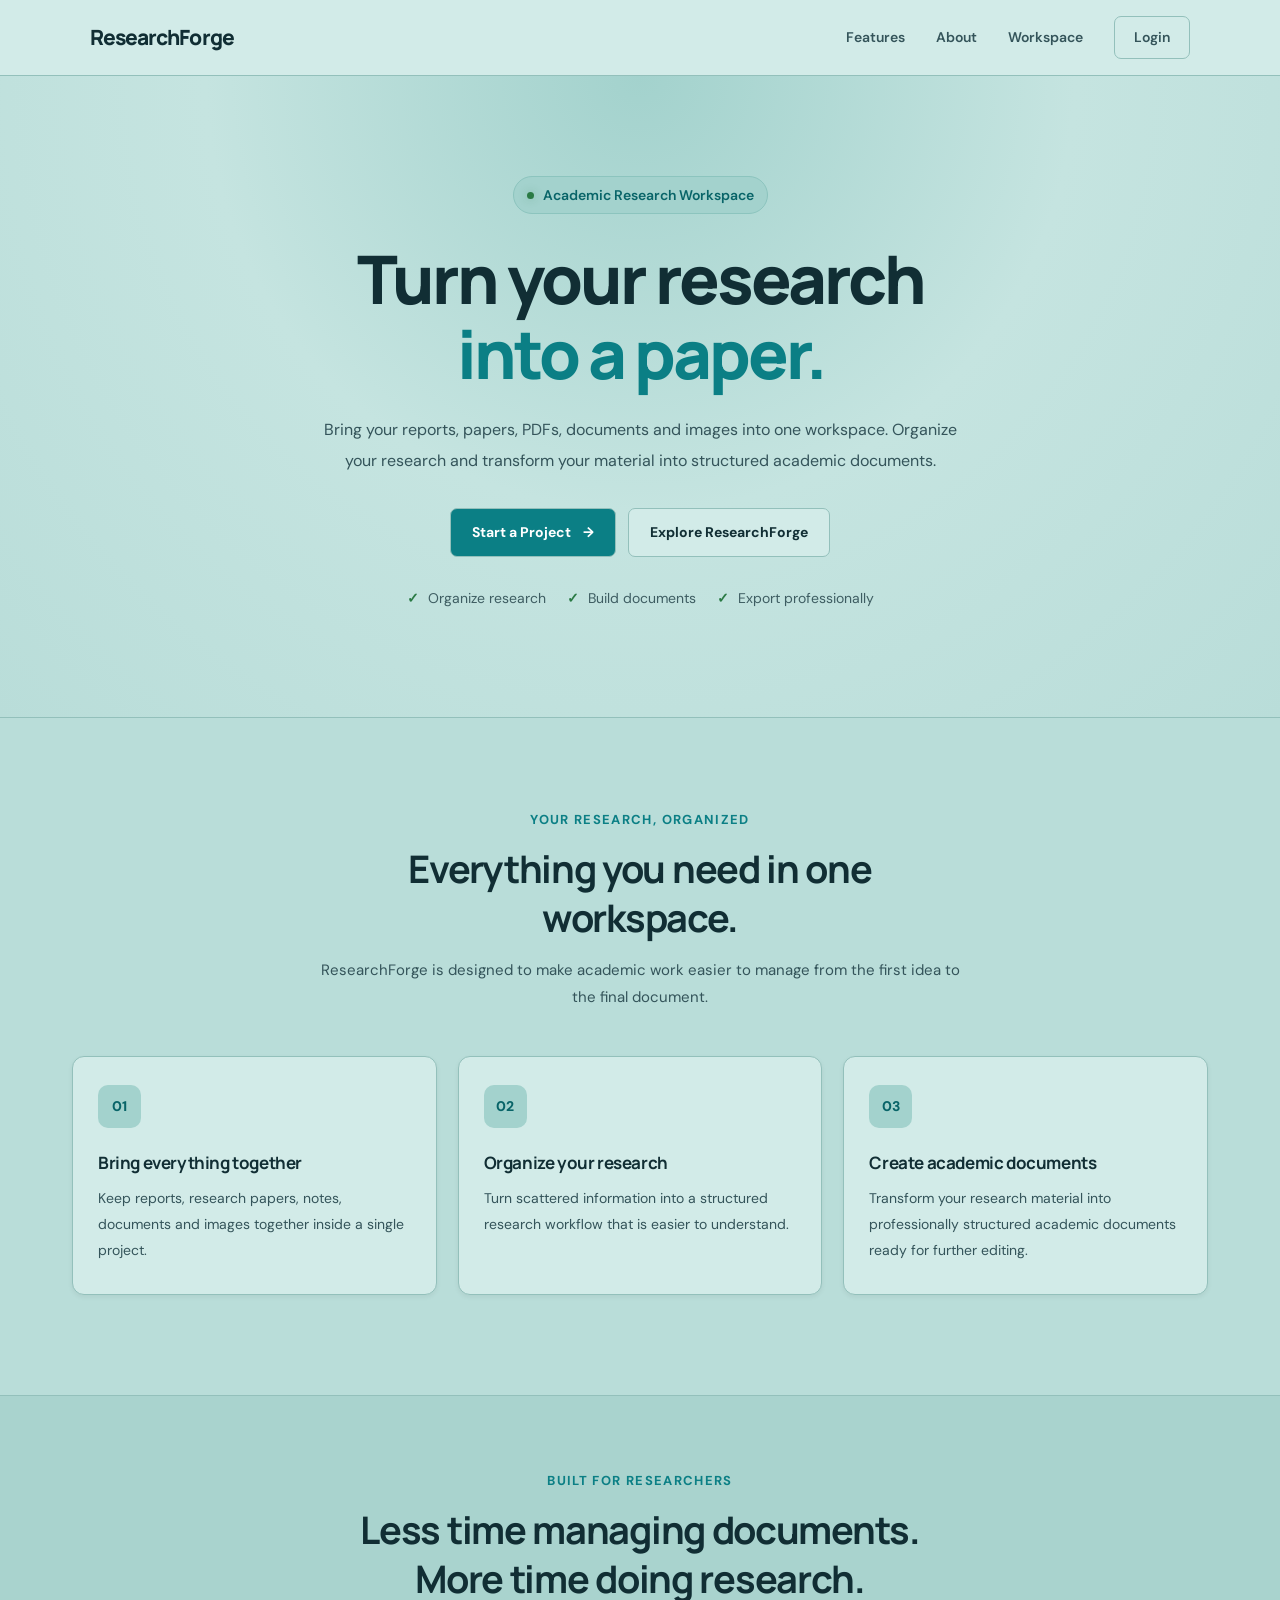
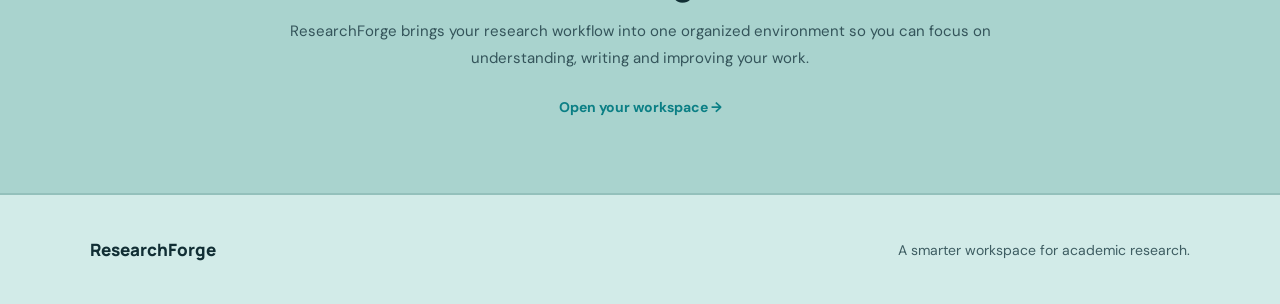
<file: frontend/index.html>
<!DOCTYPE html>
<html lang="en">

<head>
    <meta charset="UTF-8">
    <meta name="viewport" content="width=device-width, initial-scale=1.0">
    <meta name="description" content="ResearchForge helps you organize research materials and create structured academic documents.">
    <title>ResearchForge | Academic Research Workspace</title>
    <link rel="stylesheet" href="css/style.css">
</head>

<body class="landing-page">

    <nav class="navbar">
        <a href="index.html" class="logo">ResearchForge</a>
        <div class="nav-links">
            <a href="#features">Features</a>
            <a href="#about">About</a>
            <a href="dashboard.html">Workspace</a>
            <a href="dashboard.html" class="login-btn">Login</a>
        </div>
    </nav>

    <main class="hero">
        <div class="hero-content">
            <div class="hero-badge">
                <span class="badge-dot"></span>
                Academic Research Workspace
            </div>

            <h1>Turn your research <span>into a paper.</span></h1>

            <p class="description">
                Bring your reports, papers, PDFs, documents and images
                into one workspace. Organize your research and transform
                your material into structured academic documents.
            </p>

            <div class="buttons">
                <a href="dashboard.html" class="primary-btn">
                    Start a Project <span>→</span>
                </a>
                <a href="#features" class="secondary-btn">
                    Explore ResearchForge
                </a>
            </div>

            <div class="hero-note">
                <span>✓</span> Organize research
                <span>✓</span> Build documents
                <span>✓</span> Export professionally
            </div>
        </div>
    </main>

    <section class="landing-features" id="features">
        <div class="section-heading">
            <p class="section-label">YOUR RESEARCH, ORGANIZED</p>
            <h2>Everything you need in one workspace.</h2>
            <p>
                ResearchForge is designed to make academic work
                easier to manage from the first idea to the final document.
            </p>
        </div>

        <div class="feature-grid">
            <div class="feature-card">
                <div class="feature-icon">01</div>
                <h3>Bring everything together</h3>
                <p>
                    Keep reports, research papers, notes, documents and
                    images together inside a single project.
                </p>
            </div>

            <div class="feature-card">
                <div class="feature-icon">02</div>
                <h3>Organize your research</h3>
                <p>
                    Turn scattered information into a structured research
                    workflow that is easier to understand.
                </p>
            </div>

            <div class="feature-card">
                <div class="feature-icon">03</div>
                <h3>Create academic documents</h3>
                <p>
                    Transform your research material into professionally
                    structured academic documents ready for further editing.
                </p>
            </div>
        </div>
    </section>

    <section class="landing-about" id="about">
        <div class="about-content">
            <p class="section-label">BUILT FOR RESEARCHERS</p>
            <h2>Less time managing documents. More time doing research.</h2>
            <p>
                ResearchForge brings your research workflow into one
                organized environment so you can focus on understanding,
                writing and improving your work.
            </p>
            <a href="dashboard.html" class="about-link">
                Open your workspace →
            </a>
        </div>
    </section>

    <footer class="landing-footer">
        <div class="footer-logo">ResearchForge</div>
        <p>A smarter workspace for academic research.</p>
    </footer>

</body>

</html>
</file>
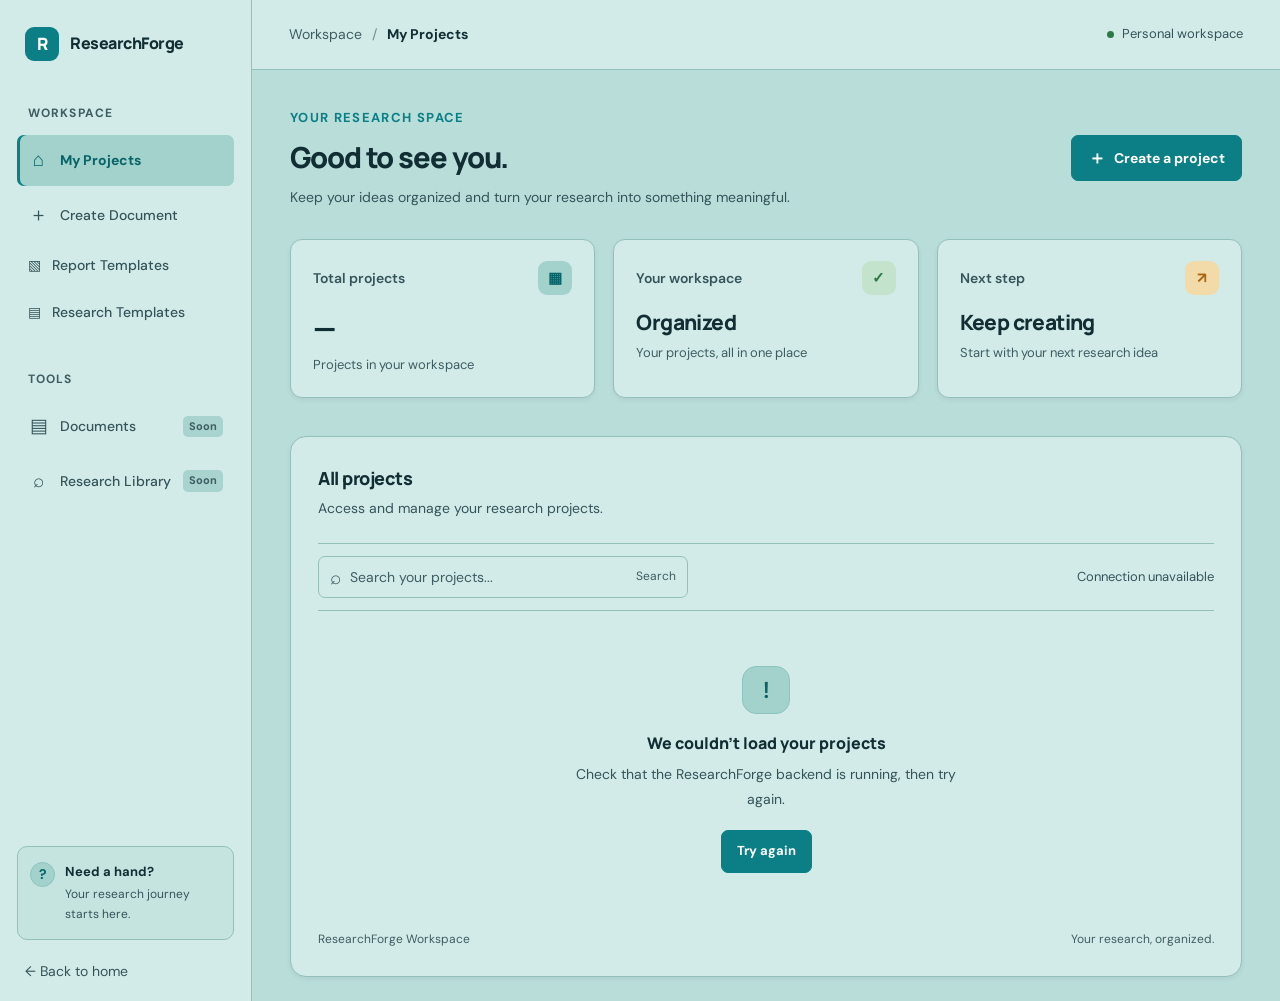
<file: frontend/dashboard.html>
<!DOCTYPE html>
<html lang="en">

<head>
    <meta charset="UTF-8">
    <meta name="viewport" content="width=device-width, initial-scale=1.0">
    <meta name="description" content="Manage academic projects, create research documents, and organize existing research with ResearchForge.">
    <title>My Workspace | ResearchForge</title>
    <link rel="stylesheet" href="css/style.css">
</head>

<body class="dashboard-page">

    <div class="app-shell">

        <aside class="sidebar">
            <a href="index.html" class="sidebar-brand">
                <span class="brand-mark">R</span>
                <span class="brand-name">ResearchForge</span>
            </a>

            <div class="sidebar-section">
                <p class="sidebar-label">WORKSPACE</p>
                <a href="dashboard.html" class="sidebar-link active">
                    <span class="sidebar-icon">⌂</span>
                    <span>My Projects</span>
                </a>
                <a href="project.html" class="sidebar-link">
                    <span class="sidebar-icon">＋</span>
                    <span>Create Document</span>
                </a>
                <a href="#" class="sidebar-link" data-coming-soon>
                    <span>▧</span>
                    Report Templates
                </a>
                <a href="#" class="sidebar-link" data-coming-soon>
                    <span>▤</span>
                    Research Templates
                </a>
            </div>

            <div class="sidebar-section sidebar-tools">
                <p class="sidebar-label">TOOLS</p>
                <a href="#" class="sidebar-link" data-coming-soon>
                    <span class="sidebar-icon">▤</span>
                    <span>Documents</span>
                    <span class="coming-soon-badge">Soon</span>
                </a>
                <a href="#" class="sidebar-link" data-coming-soon>
                    <span class="sidebar-icon">⌕</span>
                    <span>Research Library</span>
                    <span class="coming-soon-badge">Soon</span>
                </a>
            </div>

            <div class="sidebar-bottom">
                <div class="sidebar-help">
                    <div class="help-icon">?</div>
                    <div>
                        <h4>Need a hand?</h4>
                        <p>Your research journey starts here.</p>
                    </div>
                </div>
                <a href="index.html" class="sidebar-home-link">← Back to home</a>
            </div>
        </aside>

        <main class="main-content">

            <header class="topbar">
                <div class="breadcrumb">
                    <span>Workspace</span>
                    <span class="breadcrumb-divider">/</span>
                    <strong>My Projects</strong>
                </div>
                <div class="topbar-actions">
                    <span class="workspace-status">
                        <span class="status-dot"></span>
                        Personal workspace
                    </span>
                </div>
            </header>

            <div class="dashboard-content">

                <section class="dashboard-welcome">
                    <div class="welcome-copy">
                        <p class="page-eyebrow">YOUR RESEARCH SPACE</p>
                        <h1>Good to see you.</h1>
                        <p>
                            Keep your ideas organized and turn your research
                            into something meaningful.
                        </p>
                    </div>
                    <a href="project.html" class="dashboard-primary-btn">
                        <span>＋</span>
                        Create a project
                    </a>
                </section>

                <section class="dashboard-stats">
                    <article class="stat-card">
                        <div class="stat-card-top">
                            <span class="stat-label">Total projects</span>
                            <span class="stat-icon stat-icon-blue">▦</span>
                        </div>
                        <div class="stat-value" id="project-count">0</div>
                        <p class="stat-description">Projects in your workspace</p>
                    </article>

                    <article class="stat-card">
                        <div class="stat-card-top">
                            <span class="stat-label">Your workspace</span>
                            <span class="stat-icon stat-icon-green">✓</span>
                        </div>
                        <div class="stat-value stat-value-text">Organized</div>
                        <p class="stat-description">Your projects, all in one place</p>
                    </article>

                    <article class="stat-card">
                        <div class="stat-card-top">
                            <span class="stat-label">Next step</span>
                            <span class="stat-icon stat-icon-orange">↗</span>
                        </div>
                        <div class="stat-value stat-value-text">Keep creating</div>
                        <p class="stat-description">Start with your next research idea</p>
                    </article>
                </section>

                <section class="projects-section">

                    <div class="projects-heading">
                        <div>
                            <h2>All projects</h2>
                            <p>Access and manage your research projects.</p>
                        </div>
                    </div>

                    <div class="projects-toolbar">
                        <div class="project-search">
                            <span class="search-icon">⌕</span>
                            <input
                                type="search"
                                id="project-search"
                                placeholder="Search your projects..."
                                aria-label="Search projects"
                            >
                            <span class="search-shortcut">Search</span>
                        </div>
                        <div class="projects-sort">
                            <span id="project-results-label">Your projects</span>
                        </div>
                    </div>

                    <div id="projects-container" class="projects-grid">
                        <div class="projects-loading">
                            <div class="loading-spinner"></div>
                            <p>Loading your projects...</p>
                        </div>
                    </div>

                    <div class="dashboard-footer">
                        <span>ResearchForge Workspace</span>
                        <span>Your research, organized.</span>
                    </div>

                </section>

            </div>

        </main>

    </div>

    <div id="delete-modal" class="modal-overlay" aria-hidden="true">
        <div class="modal-card" role="dialog" aria-modal="true" aria-labelledby="delete-modal-title">
            <div class="modal-icon">!</div>
            <h2 id="delete-modal-title">Delete this project?</h2>
            <p>
                This action cannot be undone. The project will be removed
                from your workspace.
            </p>
            <div class="modal-actions">
                <button type="button" id="cancel-delete" class="modal-cancel-btn">Keep project</button>
                <button type="button" id="confirm-delete" class="modal-delete-btn">Delete project</button>
            </div>
        </div>
    </div>

    <div id="toast-container" class="toast-container" aria-live="polite"></div>

    <script src="js/dashboard.js"></script>

</body>

</html>
</file>
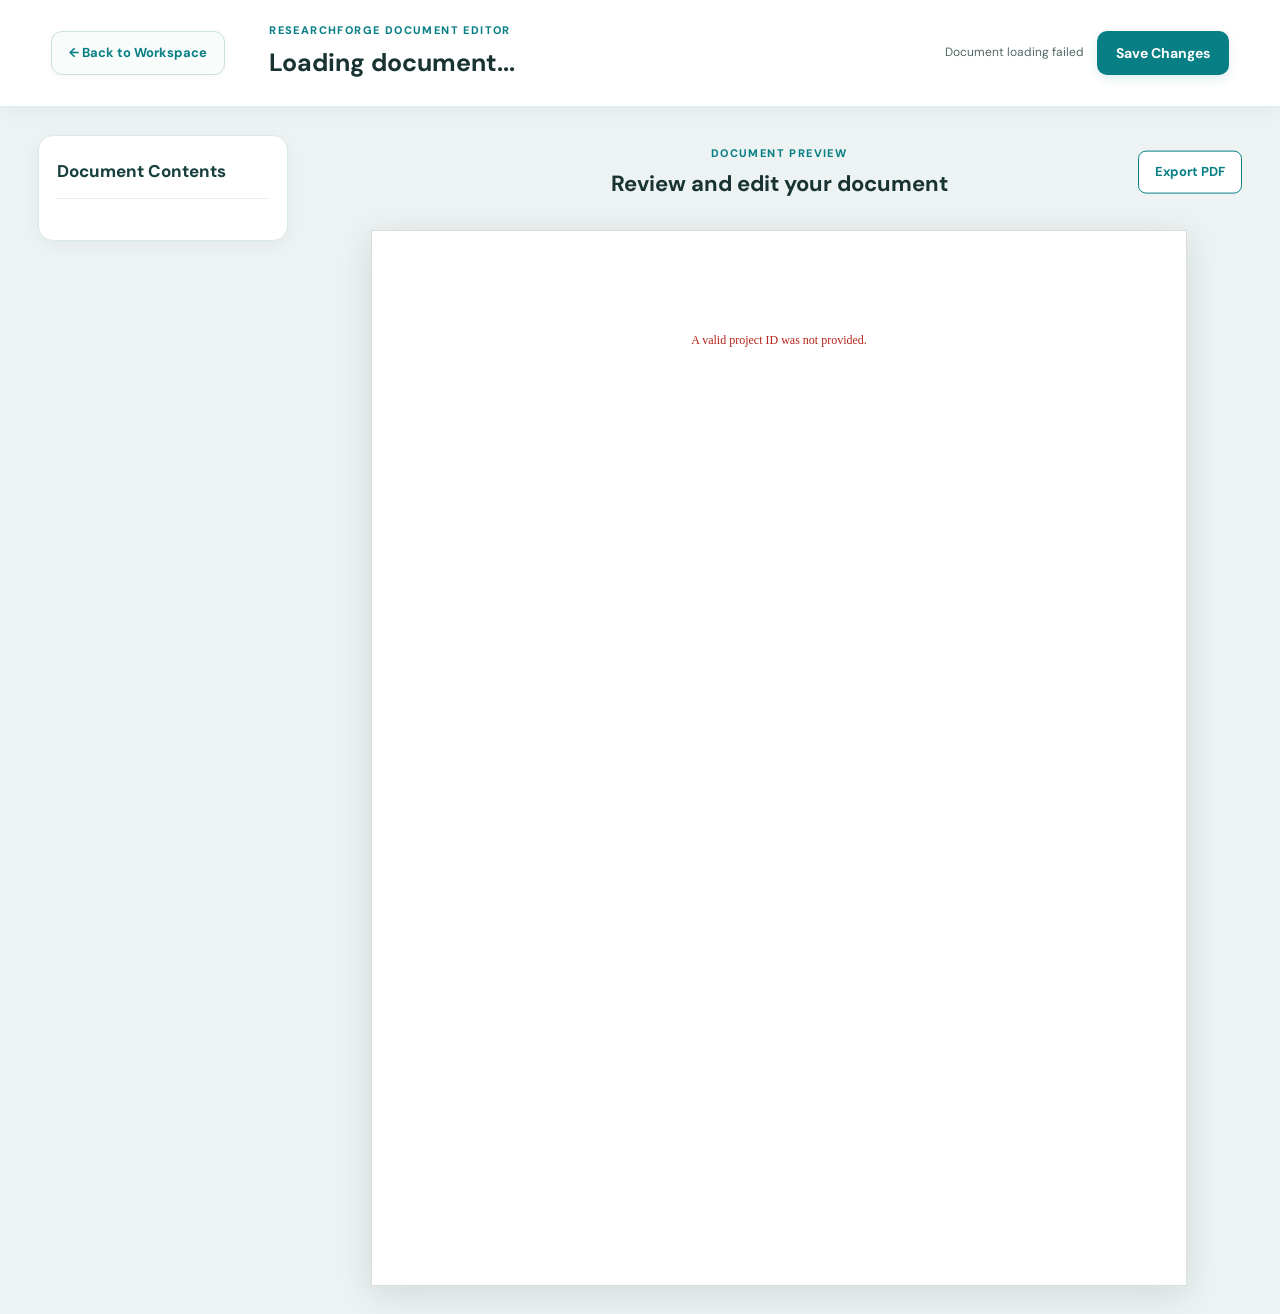
<file: frontend/document-editor.html>
﻿<!DOCTYPE html>
<html lang="en">
<head>
    <meta charset="UTF-8">
    <meta name="viewport" content="width=device-width, initial-scale=1.0">
    <title>Document Editor | ResearchForge</title>
    <link rel="stylesheet" href="css/style.css">
    <link rel="stylesheet" href="css/document-editor.css">
</head>
<body>
    <main class="document-editor-page">
        <header class="document-editor-header">
            <a href="#" id="back-to-workspace" class="document-back-link">← Back to Workspace</a>
            <div class="document-header-info">
                <span class="document-editor-label">RESEARCHFORGE DOCUMENT EDITOR</span>
                <h1 id="document-project-title">Loading document...</h1>
                <p id="document-project-meta"></p>
            </div>
            <div class="document-header-actions">
                <span id="document-save-status" role="status">Loading...</span>
                <button type="button" id="save-document-btn">Save Changes</button>
            </div>
        </header>

        <section class="document-editor-main">
            <aside class="document-outline">
                <h2>Document Contents</h2>
                <nav id="document-outline-list"></nav>
            </aside>

            <section class="document-preview-area">
                <div class="document-preview-toolbar">
                    <div>
                        <span class="document-editor-label">DOCUMENT PREVIEW</span>
                        <h2>Review and edit your document</h2>
                    </div>
                    <div class="document-toolbar-actions">
                        <span id="document-section-count"></span>
                        <button type="button" id="export-document-pdf-btn">Export PDF</button>
                    </div>
                </div>

                <div id="document-preview" class="document-preview">
                    <div class="document-loading">Loading your generated document...</div>
                </div>
            </section>
        </section>
    </main>

    <script src="js/ieee-document-renderer.js"></script>
    <script src="js/document-editor.js"></script>
</body>
</html>
</file>
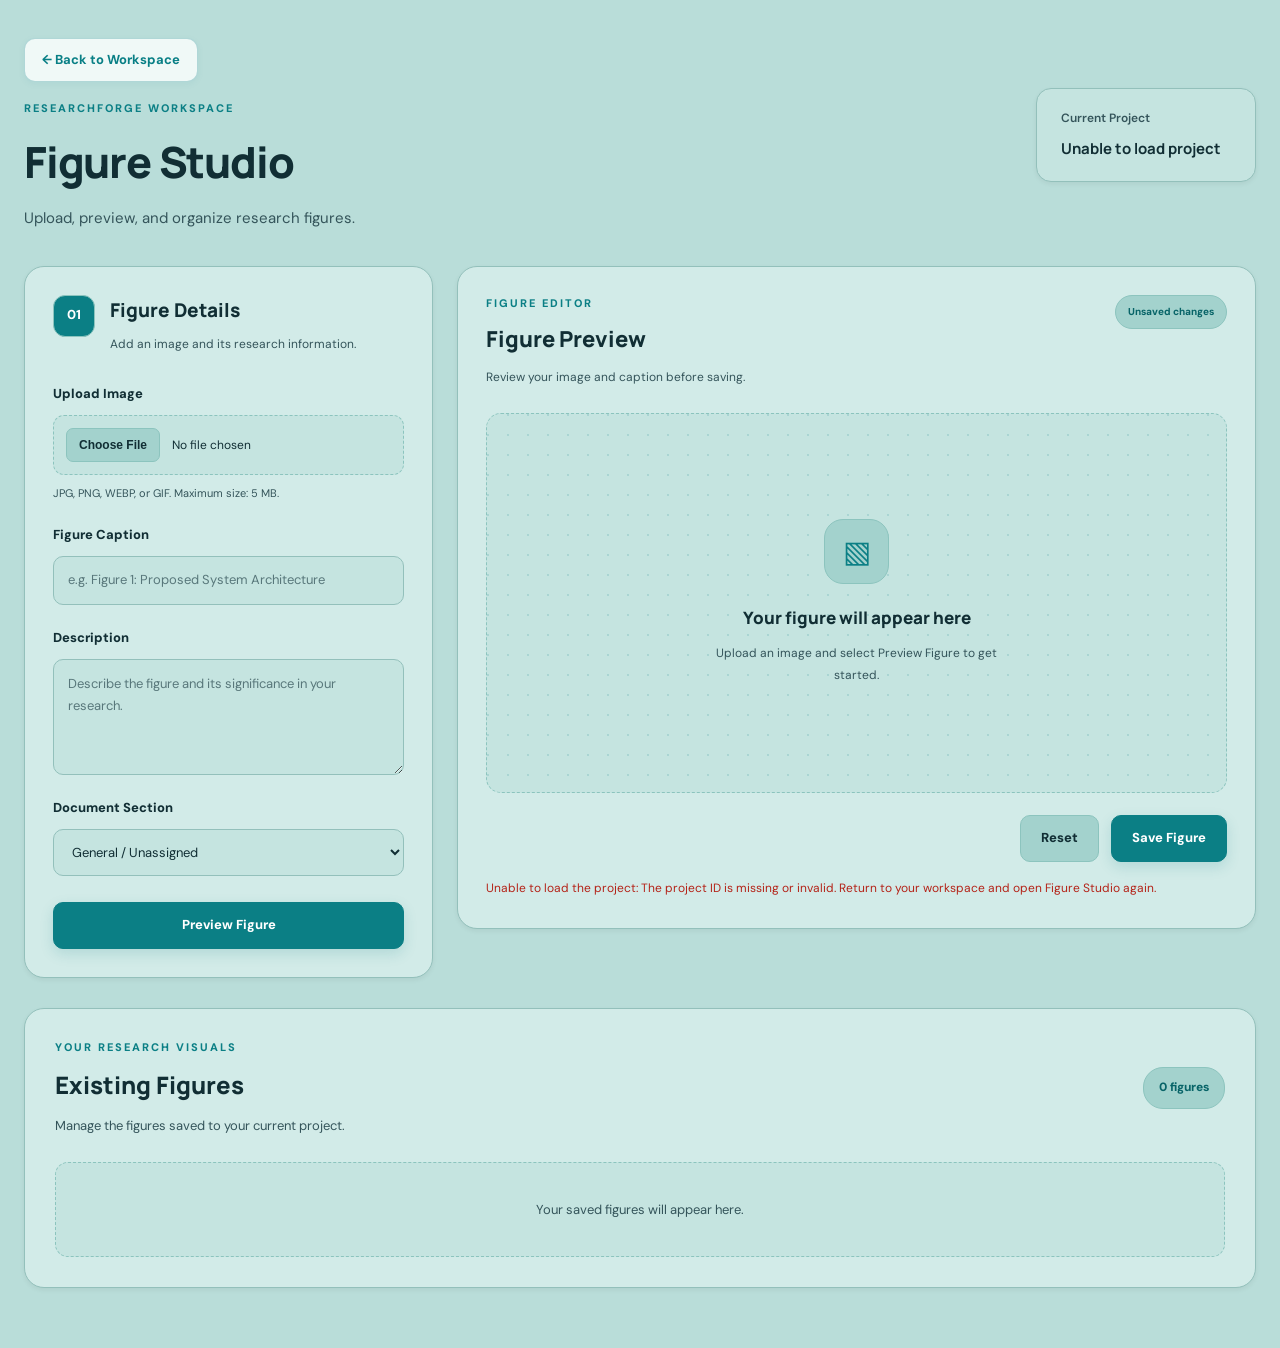
<file: frontend/figure-studio.html>
<!DOCTYPE html>

<html lang="en">
<head>
    <meta charset="UTF-8">
    <meta name="viewport" content="width=device-width, initial-scale=1.0">
    <title>Figure Studio | ResearchForge</title>
    <link rel="stylesheet" href="css/style.css">
    <link rel="stylesheet" href="css/style2.css">
    <link rel="stylesheet" href="css/style3.css">
</head>
<body class="figure-studio-page">
    <main class="figure-studio-container">
        <header class="figure-studio-topbar">
            <div class="figure-studio-brand">
                <a href="workspace.html" class="figure-studio-back">← Back to Workspace</a>
                <span class="figure-studio-eyebrow">RESEARCHFORGE WORKSPACE</span>
                <h1>Figure Studio</h1>
                <p>Upload, preview, and organize research figures.</p>
            </div>
            <div class="figure-studio-project">
                <span>Current Project</span>
                <strong id="figure-studio-project-name">Loading project...</strong>
            </div>
        </header>


    <section class="figure-studio-workspace">
        <aside class="figure-studio-sidebar">
            <div class="figure-studio-section-heading">
                <span class="figure-studio-step">01</span>
                <div>
                    <h2>Figure Details</h2>
                    <p>Add an image and its research information.</p>
                </div>
            </div>

            <form id="figure-studio-form">
                <div class="figure-studio-field">
                    <label for="studio-figure-image">Upload Image</label>
                    <input
                        type="file"
                        id="studio-figure-image"
                        accept="image/jpeg,image/png,image/webp,image/gif"
                    >
                    <small>JPG, PNG, WEBP, or GIF. Maximum size: 5 MB.</small>
                </div>

                <div class="figure-studio-field">
                    <label for="studio-figure-caption">Figure Caption</label>
                    <input
                        type="text"
                        id="studio-figure-caption"
                        maxlength="250"
                        placeholder="e.g. Figure 1: Proposed System Architecture"
                        required
                    >
                </div>

                <div class="figure-studio-field">
                    <label for="studio-figure-description">Description</label>
                    <textarea
                        id="studio-figure-description"
                        rows="4"
                        placeholder="Describe the figure and its significance in your research."
                    ></textarea>
                </div>

                <div class="figure-studio-field">
                    <label for="studio-figure-section">Document Section</label>
                    <select id="studio-figure-section">
                        <option value="">General / Unassigned</option>
                    </select>
                </div>

                <button type="button" id="studio-preview-figure" class="figure-studio-primary-btn">
                    Preview Figure
                </button>
            </form>
        </aside>

        <section class="figure-studio-editor">
            <div class="figure-studio-editor-header">
                <div>
                    <span class="figure-studio-eyebrow">FIGURE EDITOR</span>
                    <h2>Figure Preview</h2>
                    <p>Review your image and caption before saving.</p>
                </div>
                <span class="figure-studio-status" id="studio-figure-status">Unsaved changes</span>
            </div>

            <div class="figure-studio-preview" id="studio-figure-preview">
                <div class="figure-studio-empty-preview">
                    <div class="figure-studio-empty-icon">▧</div>
                    <h3>Your figure will appear here</h3>
                    <p>Upload an image and select Preview Figure to get started.</p>
                </div>
            </div>

            <div class="figure-studio-editor-footer">
                <button type="button" id="studio-reset-figure" class="figure-studio-secondary-btn">
                    Reset
                </button>
                <button type="button" id="studio-save-figure" class="figure-studio-primary-btn">
                    Save Figure
                </button>
            </div>

            <p class="figure-studio-feedback" id="studio-figure-feedback" role="status" aria-live="polite"></p>
        </section>
    </section>

    <section class="figure-studio-saved-section">
        <div class="figure-studio-saved-header">
            <div>
                <span class="figure-studio-eyebrow">YOUR RESEARCH VISUALS</span>
                <h2>Existing Figures</h2>
                <p>Manage the figures saved to your current project.</p>
            </div>
            <span class="figure-studio-count" id="studio-figure-count">0 figures</span>
        </div>

        <div class="figure-studio-saved-list" id="studio-saved-figures">
            <div class="figure-studio-empty-saved">
                Your saved figures will appear here.
            </div>
        </div>
    </section>
</main>

<script src="js/figure-studio.js"></script>

</body>
</html>
</file>
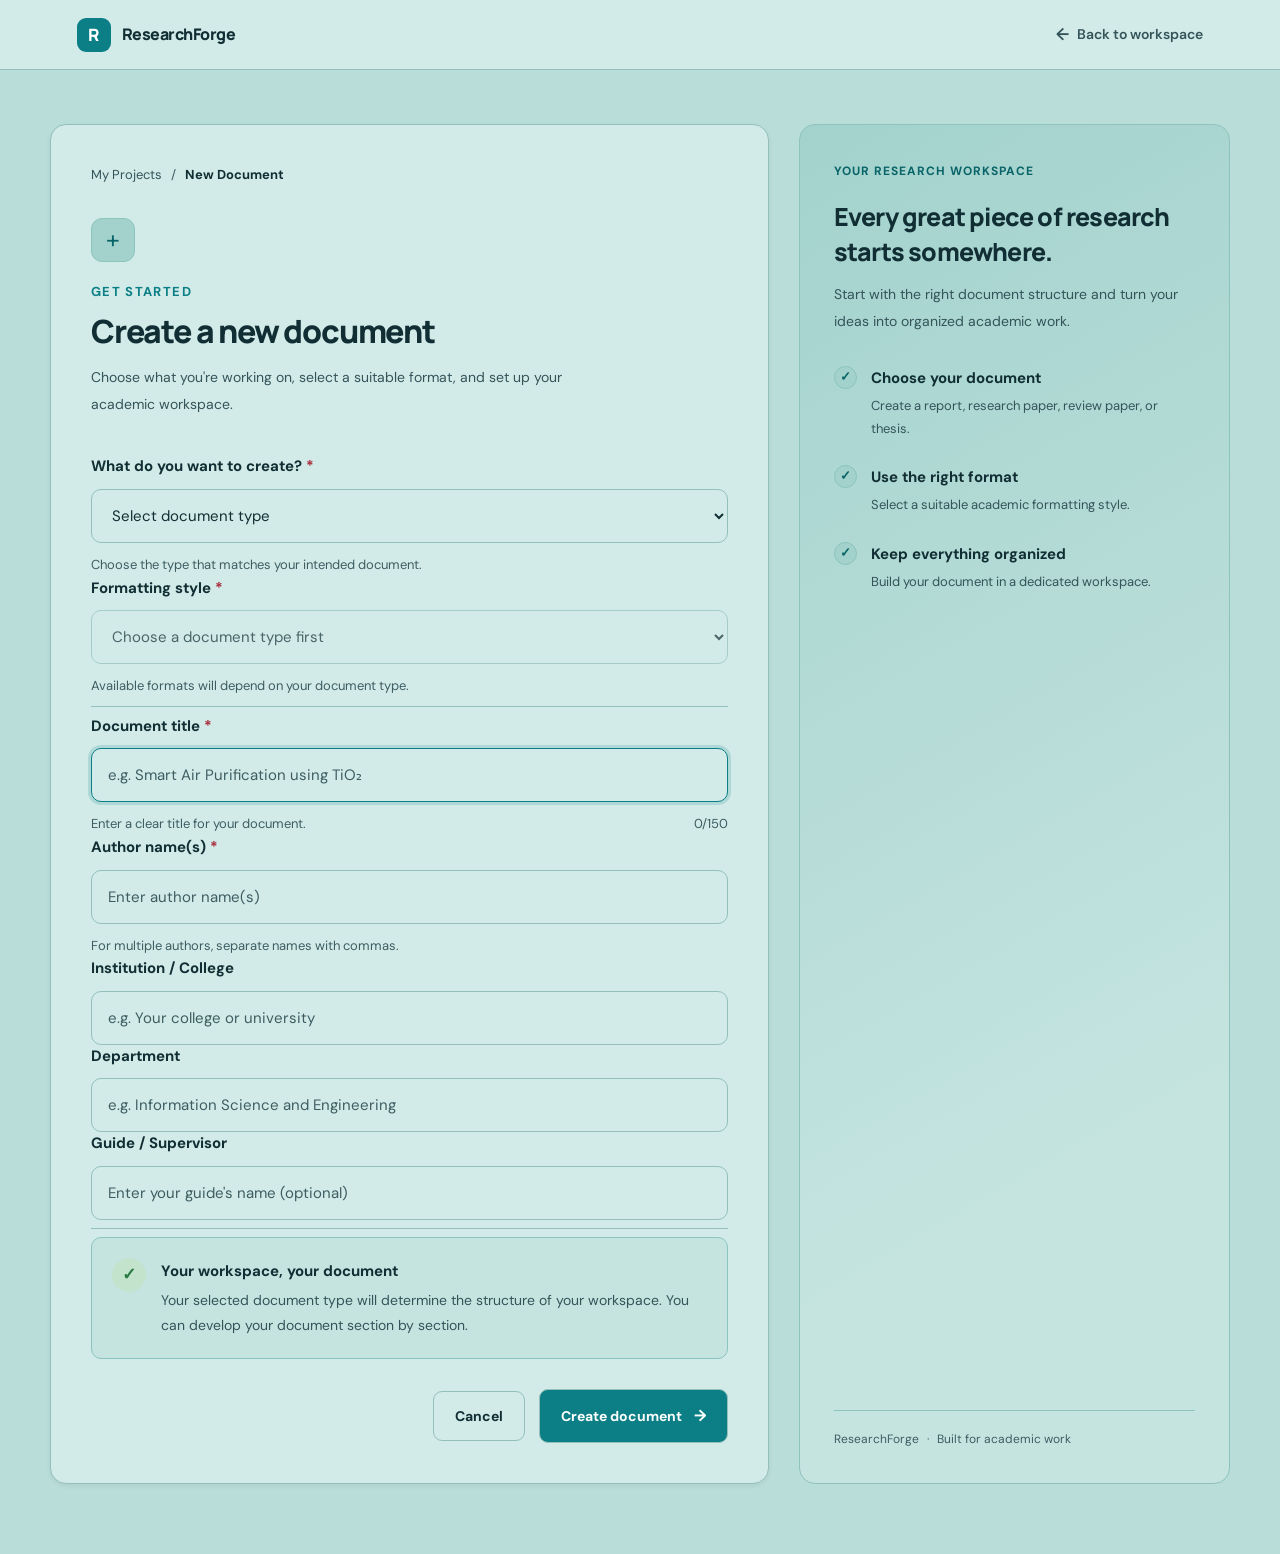
<file: frontend/project.html>
<!DOCTYPE html>
<html lang="en">

<head>
    <meta charset="UTF-8">
    <meta name="viewport" content="width=device-width, initial-scale=1.0">
    <meta name="description" content="Create a new academic document or prepare to convert existing research material with ResearchForge.">
    <title>Create Document | ResearchForge</title>
    <link rel="stylesheet" href="css/style.css">
    <link rel="stylesheet" href="css/style3.css">
</head>

<body class="project-page">

    <header class="project-topbar">
        <a href="index.html" class="sidebar-brand">
            <span class="brand-mark">R</span>
            <span class="brand-name">ResearchForge</span>
        </a>
        <a href="dashboard.html" class="project-back-link">
            <span>&larr;</span>
            Back to workspace
        </a>
    </header>

    <main class="project-main">
        <div class="project-layout">

            <section class="project-form-panel">

                <div class="project-breadcrumb">
                    <a href="dashboard.html">My Projects</a>
                    <span>/</span>
                    <span>New Document</span>
                </div>

                <div class="project-heading">
                    <div class="project-heading-icon">+</div>
                    <p class="page-eyebrow">GET STARTED</p>
                    <h1>Create a new document</h1>
                    <p class="project-description">
                        Choose what you're working on, select a suitable
                        format, and set up your academic workspace.
                    </p>
                </div>

                <form id="project-form" class="project-form">
<div class="form-group">
                        <label for="document-type">
                            What do you want to create?
                            <span class="required-mark">*</span>
                        </label>
                        <select id="document-type" name="document_type" required>
                            <option value="" selected disabled>Select document type</option>
                            <option value="project_report">Project Report</option>
                            <option value="research_paper">Research Paper</option>
                            <option value="review_paper">Review Paper</option>
                            <option value="thesis">Thesis / Dissertation</option>
                            <option value="academic_report">General Academic Report</option>
                        </select>
                        <div class="input-helper">
                            <span>Choose the type that matches your intended document.</span>
                        </div>
                    </div>

                    <div class="form-group">
                        <label for="format-style">
                            Formatting style
                            <span class="required-mark">*</span>
                        </label>
                        <select id="format-style" name="format_style" required disabled>
                            <option value="" selected disabled>Choose a document type first</option>
                        </select>
                        <div class="input-helper">
                            <span id="format-helper">Available formats will depend on your document type.</span>
                        </div>
                    </div>

                    <div class="form-group" id="template-upload-group" hidden>
                        <label for="template-file">Upload your formatting template <span class="required-mark">*</span></label>
                        <input
                            type="file"
                            id="template-file"
                            name="template_file"
                            accept=".pdf,.doc,.docx,application/pdf,application/msword,application/vnd.openxmlformats-officedocument.wordprocessingml.document"
                        >
                        <div class="input-helper">
                            <span>Upload a PDF or Word document as a formatting reference. Maximum size: 15 MB.</span>
                        </div>
                        <div id="template-file-name" class="input-helper" aria-live="polite"></div>
                    </div>
                    <div class="project-form-divider"></div>

                    <div class="form-group">
                        <label for="project-name">
                            Document title
                            <span class="required-mark">*</span>
                        </label>
                        <input
                            type="text"
                            id="project-name"
                            name="project_name"
                            placeholder="e.g. Smart Air Purification using TiO&#8322;"
                            maxlength="150"
                            required
                            autocomplete="off"
                        >
                        <div class="input-helper">
                            <span>Enter a clear title for your document.</span>
                            <span id="project-name-count">0/150</span>
                        </div>
                    </div>

                    <div class="form-group">
                        <label for="author-name">
                            Author name(s)
                            <span class="required-mark">*</span>
                        </label>
                        <input
                            type="text"
                            id="author-name"
                            name="author_name"
                            placeholder="Enter author name(s)"
                            maxlength="300"
                            required
                            autocomplete="name"
                        >
                        <div class="input-helper">
                            <span>For multiple authors, separate names with commas.</span>
                        </div>
                    </div>

                    <div class="form-group">
                        <label for="institution">Institution / College</label>
                        <input
                            type="text"
                            id="institution"
                            name="institution"
                            placeholder="e.g. Your college or university"
                            maxlength="200"
                            autocomplete="organization"
                        >
                    </div>

                    <div class="form-group">
                        <label for="department">Department</label>
                        <input
                            type="text"
                            id="department"
                            name="department"
                            placeholder="e.g. Information Science and Engineering"
                            maxlength="150"
                        >
                    </div>

                    <div class="form-group">
                        <label for="supervisor">Guide / Supervisor</label>
                        <input
                            type="text"
                            id="supervisor"
                            name="supervisor"
                            placeholder="Enter your guide's name (optional)"
                            maxlength="200"
                        >
                    </div>

                    <div class="project-form-divider"></div>

                    <div class="project-next-step">
                        <div class="next-step-icon">&#10003;</div>
                        <div>
                            <h3>Your workspace, your document</h3>
                            <p id="document-next-step">
                                Your selected document type will determine
                                the structure of your workspace. You can
                                develop your document section by section.
                            </p>
                        </div>
                    </div>

                    <div id="project-message" class="project-message" role="status" aria-live="polite"></div>

                    <div class="project-actions">
                        <a href="dashboard.html" class="project-cancel-btn">Cancel</a>
                        <button type="submit" id="create-project-btn" class="project-submit-btn">
                            <span>Create document</span>
                            <span aria-hidden="true">&rarr;</span>
                        </button>
                    </div>

                </form>

            </section>

            <aside class="project-info-panel">

                <div class="project-info-content">

                    <span class="info-panel-label">YOUR RESEARCH WORKSPACE</span>
                    <h2>Every great piece of research starts somewhere.</h2>
                    <p>
                        Start with the right document structure and turn
                        your ideas into organized academic work.
                    </p>

                    <div class="project-benefits">
                        <div class="project-benefit">
                            <span class="benefit-check">&#10003;</span>
                            <div>
                                <h3>Choose your document</h3>
                                <p>Create a report, research paper, review paper, or thesis.</p>
                            </div>
                        </div>
                        <div class="project-benefit">
                            <span class="benefit-check">&#10003;</span>
                            <div>
                                <h3>Use the right format</h3>
                                <p>Select a suitable academic formatting style.</p>
                            </div>
                        </div>
                        <div class="project-benefit">
                            <span class="benefit-check">&#10003;</span>
                            <div>
                                <h3>Keep everything organized</h3>
                                <p>Build your document in a dedicated workspace.</p>
                            </div>
                        </div>
                    </div>

                </div>

                <div class="project-info-footer">
                    ResearchForge <span>&#183;</span> Built for academic work
                </div>

            </aside>

        </div>
    </main>

    <script src="js/project.js"></script>

</body>

</html>
</file>
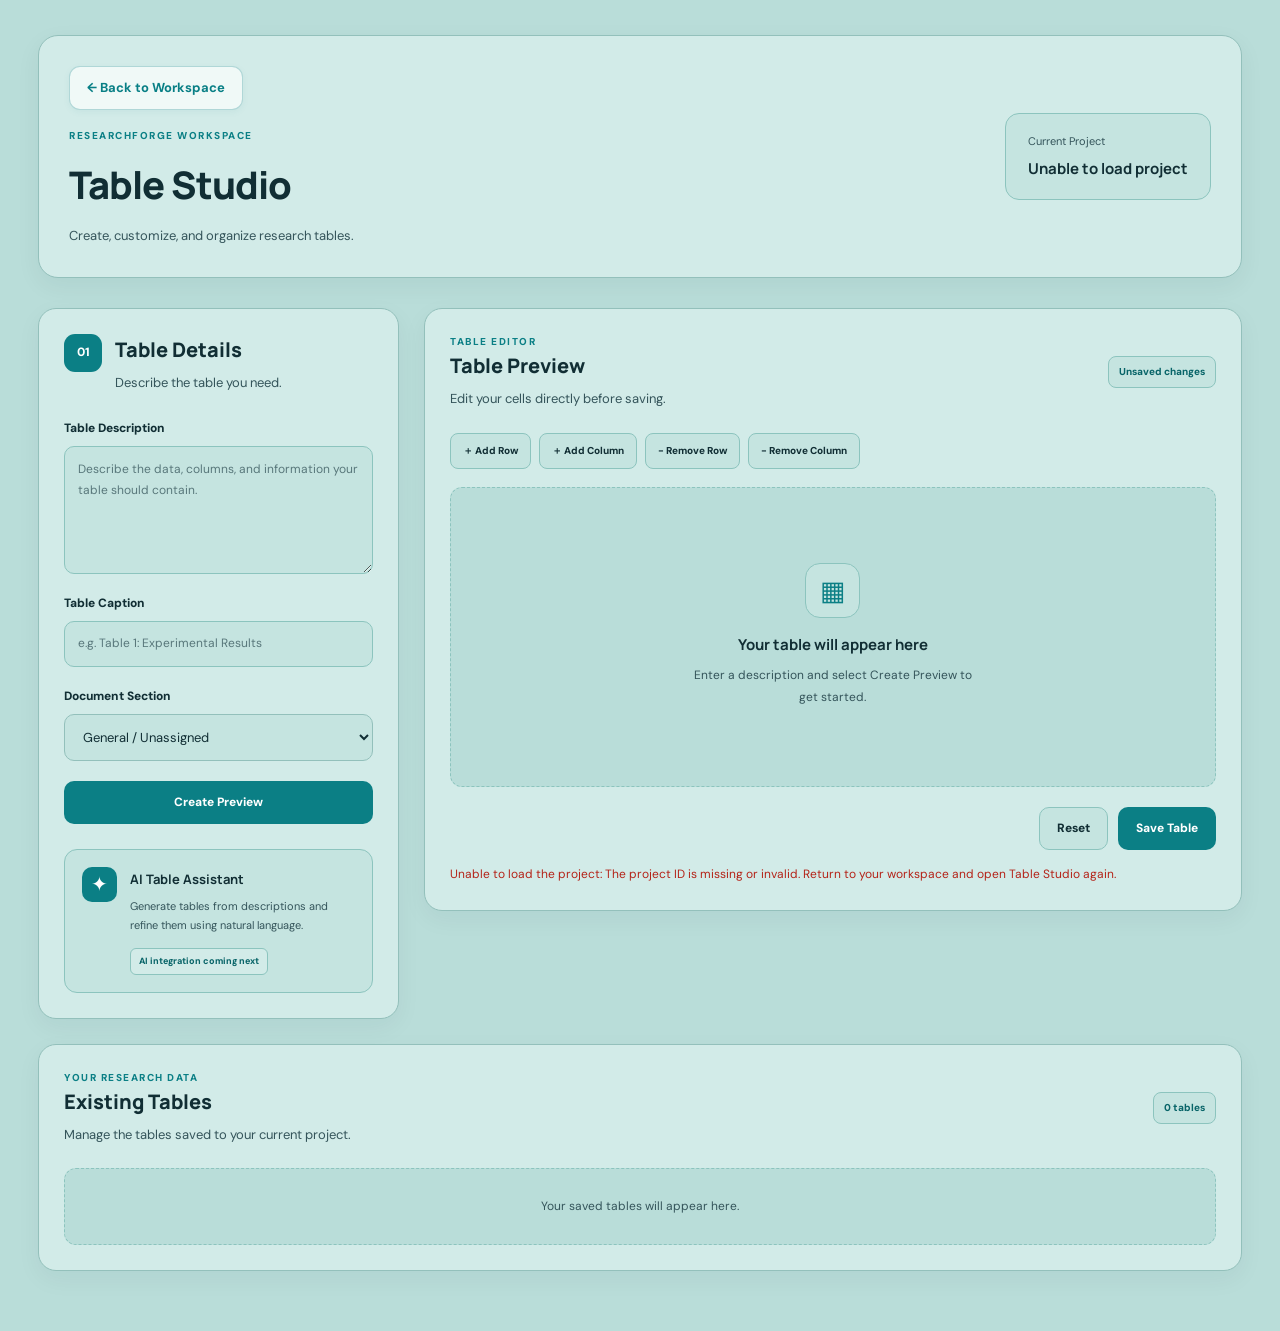
<file: frontend/table-studio.html>
<!DOCTYPE html>

<html lang="en">
<head>
    <meta charset="UTF-8">
    <meta name="viewport" content="width=device-width, initial-scale=1.0">
    <title>Table Studio | ResearchForge</title>
    <link rel="stylesheet" href="css/style.css">
    <link rel="stylesheet" href="css/style2.css">
    <link rel="stylesheet" href="css/style3.css">
</head>
<body class="table-studio-page">
    <main class="table-studio-container">
        <header class="table-studio-topbar">
            <div class="table-studio-brand">
                <a href="workspace.html" class="table-studio-back">← Back to Workspace</a>
                <span class="table-studio-eyebrow">RESEARCHFORGE WORKSPACE</span>
                <h1>Table Studio</h1>
                <p>Create, customize, and organize research tables.</p>
            </div>
            <div class="table-studio-project">
                <span>Current Project</span>
                <strong id="table-studio-project-name">Loading project...</strong>
            </div>
        </header>

    <section class="table-studio-workspace">
        <aside class="table-studio-sidebar">
            <div class="table-studio-section-heading">
                <span class="table-studio-step">01</span>
                <div>
                    <h2>Table Details</h2>
                    <p>Describe the table you need.</p>
                </div>
            </div>

            <form id="table-studio-form">
                <div class="table-studio-field">
                    <label for="studio-table-description">Table Description</label>
                    <textarea id="studio-table-description" rows="5" placeholder="Describe the data, columns, and information your table should contain."></textarea>
                </div>

                <div class="table-studio-field">
                    <label for="studio-table-caption">Table Caption</label>
                    <input type="text" id="studio-table-caption" maxlength="250" placeholder="e.g. Table 1: Experimental Results" required>
                </div>

                <div class="table-studio-field">
                    <label for="studio-table-section">Document Section</label>
                    <select id="studio-table-section">
                        <option value="">General / Unassigned</option>
                    </select>
                </div>

                <button type="button" id="studio-create-preview" class="table-studio-primary-btn">Create Preview</button>
            </form>

            <div class="table-studio-ai-card">
                <div class="table-studio-ai-icon">✦</div>
                <div>
                    <h3>AI Table Assistant</h3>
                    <p>Generate tables from descriptions and refine them using natural language.</p>
                    <span class="table-studio-coming-soon">AI integration coming next</span>
                </div>
            </div>
        </aside>

        <section class="table-studio-editor">
            <div class="table-studio-editor-header">
                <div>
                    <span class="table-studio-eyebrow">TABLE EDITOR</span>
                    <h2>Table Preview</h2>
                    <p>Edit your cells directly before saving.</p>
                </div>
                <span class="table-studio-status" id="studio-table-status">Unsaved changes</span>
            </div>

            <div class="table-studio-toolbar">
                <button type="button" id="studio-add-row">＋ Add Row</button>
                <button type="button" id="studio-add-column">＋ Add Column</button>
                <button type="button" id="studio-remove-row">− Remove Row</button>
                <button type="button" id="studio-remove-column">− Remove Column</button>
            </div>

            <div class="table-studio-preview" id="studio-table-preview">
                <div class="table-studio-empty-preview">
                    <div class="table-studio-empty-icon">▦</div>
                    <h3>Your table will appear here</h3>
                    <p>Enter a description and select Create Preview to get started.</p>
                </div>
            </div>

            <div class="table-studio-editor-footer">
                <button type="button" id="studio-reset-table" class="table-studio-secondary-btn">Reset</button>
                <button type="button" id="studio-save-table" class="table-studio-primary-btn">Save Table</button>
            </div>

            <p class="table-studio-feedback" id="studio-table-feedback" role="status" aria-live="polite"></p>
        </section>
    </section>

    <section class="table-studio-saved-section">
        <div class="table-studio-saved-header">
            <div>
                <span class="table-studio-eyebrow">YOUR RESEARCH DATA</span>
                <h2>Existing Tables</h2>
                <p>Manage the tables saved to your current project.</p>
            </div>
            <span class="table-studio-count" id="studio-table-count">0 tables</span>
        </div>

        <div class="table-studio-saved-list" id="studio-saved-tables">
            <div class="table-studio-empty-saved">
                Your saved tables will appear here.
            </div>
        </div>
    </section>
</main>

<script src="js/table-studio.js"></script>


</body>
</html>
</file>
<file: frontend/css/style.css>
@import url('https://fonts.googleapis.com/css2?family=DM+Sans:wght@400;500;600;700&family=Manrope:wght@400;500;600;700;800&display=swap');

:root {
    --color-primary: #0B7F85;
    --color-primary-hover: #086468;
    --color-primary-light: #A3D2CD;
    --color-primary-border: #8CC4BE;
    --color-primary-soft: #5FA9A3;

    --color-text: #112E34;
    --color-muted: #34545A;
    --color-subtle: #3E5D62;
    --color-border: #93C0BB;

    --color-surface: #D2EBE8;
    --color-background: #B9DDD9;
    --color-tint: #A9D3CE;
    --color-soft: #C5E4E0;

    --color-green: #2A7A44;
    --color-green-light: #C4E3CC;
    --color-orange: #AD6410;
    --color-orange-light: #F3DBA9;
    --color-red: #A82A38;
    --color-red-light: #EFCFCB;

    --font-body: 'DM Sans', sans-serif;
    --font-heading: 'Manrope', sans-serif;

    --radius-small: 7px;
    --radius-medium: 12px;
    --radius-large: 16px;

    --shadow-card: 0 2px 5px rgba(24, 24, 24, 0.06);
    --shadow-hover: 0 8px 22px rgba(24, 24, 24, 0.10);
}


* {
    box-sizing: border-box;
}

html {
    scroll-behavior: smooth;
    scroll-padding-top: 90px;
}

body {
    margin: 0;
    font-family: var(--font-body);
    font-size: 14px;
    line-height: 1.6;
    color: var(--color-text);
    background: var(--color-background);
    -webkit-font-smoothing: antialiased;
}

button,
input,
textarea,
select {
    font: inherit;
}

input,
textarea,
select {
    color: var(--color-text);
    background: var(--color-surface);
    border-color: var(--color-border);
}

input:focus,
textarea:focus,
select:focus {
    border-color: var(--color-primary);
}

button,
a {
    color: inherit;
    -webkit-tap-highlight-color: transparent;
}

button:focus-visible,
a:focus-visible,
input:focus-visible {
    outline: 3px solid rgba(11, 127, 133, 0.4);
    outline-offset: 3px;
}

button:disabled {
    opacity: 0.65;
    cursor: not-allowed;
}

::selection {
    background: var(--color-primary-border);
    color: var(--color-text);
}


.landing-page {
    background: var(--color-background);
}

.navbar {
    position: sticky;
    top: 0;
    z-index: 20;
    width: 100%;
    min-height: 76px;
    padding: 0 7%;
    display: flex;
    align-items: center;
    justify-content: space-between;
    gap: 24px;
    background: var(--color-surface);
    border-bottom: 1px solid var(--color-border);
    backdrop-filter: blur(12px);
}

.logo,
.sidebar-brand {
    text-decoration: none;
}

.logo {
    color: var(--color-text);
    font-family: var(--font-heading);
    font-size: 21px;
    font-weight: 800;
    letter-spacing: -0.9px;
}

.nav-links {
    display: flex;
    align-items: center;
    gap: 31px;
}

.nav-links a {
    color: var(--color-muted);
    font-size: 14px;
    font-weight: 600;
    text-decoration: none;
    transition: color 0.2s ease;
}

.nav-links a:hover {
    color: var(--color-primary);
}

.login-btn {
    padding: 9px 19px;
    border: 1px solid var(--color-border);
    border-radius: var(--radius-small);
    font-size: 14px;
    font-weight: 600;
    cursor: pointer;
    transition: background 0.2s ease, border-color 0.2s ease;
}


.login-btn,
.secondary-btn,
.project-cancel-btn,
.modal-cancel-btn {
    color: var(--color-text);
    background: var(--color-surface);
    border-color: var(--color-border);
}

.login-btn:hover,
.secondary-btn:hover,
.project-cancel-btn:hover,
.modal-cancel-btn:hover {
    background: var(--color-tint);
    border-color: var(--color-primary);
}

.primary-btn,
.dashboard-primary-btn,
.projects-new-btn,
.project-submit-btn,
.empty-action-btn,
.retry-button,
.brand-mark {
    color: #ffffff;
    background: var(--color-primary);
    border-color: var(--color-primary);
}

.primary-btn:hover,
.dashboard-primary-btn:hover,
.projects-new-btn:hover,
.project-submit-btn:hover,
.empty-action-btn:hover,
.retry-button:hover {
    background: var(--color-primary-hover);
    border-color: var(--color-primary-hover);
}

.feature-icon,
.hero-badge,
.benefit-check {
    color: var(--color-primary-hover);
    background: var(--color-primary-light);
}

.badge-dot,
.status-dot {
    width: 7px;
    height: 7px;
    border-radius: 50%;
    background: var(--color-green);
}

.badge-dot {
    box-shadow: 0 0 10px rgba(42, 122, 68, 0.3);
}


.hero {
    min-height: 590px;
    padding: 100px 24px 108px;
    display: flex;
    justify-content: center;
    align-items: center;
    text-align: center;
    background: radial-gradient(ellipse at 50% 0%, #A3D2CD 0%, #C5E4E0 48%, #B9DDD9 100%);
    border-bottom: 1px solid var(--color-border);
}

.hero-content {
    width: 100%;
    max-width: 850px;
    display: flex;
    flex-direction: column;
    align-items: center;
}

.hero-badge {
    display: inline-flex;
    align-items: center;
    gap: 9px;
    margin-bottom: 27px;
    padding: 7px 13px;
    border: 1px solid var(--color-primary-border);
    border-radius: 100px;
    font-size: 14px;
    font-weight: 600;
}

.tagline,
.section-label,
.page-eyebrow {
    margin: 0;
    color: var(--color-primary);
    font-size: 13px;
    font-weight: 700;
    letter-spacing: 1.35px;
}

.tagline {
    margin-bottom: 19px;
}

.hero h1 {
    max-width: 800px;
    margin: 0;
    color: var(--color-text);
    font-family: var(--font-heading);
    font-size: clamp(43px, 6vw, 67px);
    font-weight: 800;
    line-height: 1.12;
    letter-spacing: -3px;
}

.hero h1 span {
    display: block;
    color: var(--color-primary);
}

.description {
    max-width: 660px;
    margin: 24px auto 0;
    color: var(--color-muted);
    font-size: 16px;
    line-height: 1.9;
}

.buttons {
    margin-top: 32px;
    display: flex;
    align-items: center;
    justify-content: center;
    flex-wrap: wrap;
    gap: 12px;
}

.primary-btn,
.secondary-btn {
    min-height: 47px;
    padding: 12px 21px;
    display: inline-flex;
    align-items: center;
    justify-content: center;
    gap: 12px;
    border: 1px solid var(--color-border);
    border-radius: var(--radius-small);
    font-size: 14px;
    font-weight: 700;
    text-decoration: none;
    cursor: pointer;
    transition: background 0.2s ease, border-color 0.2s ease, transform 0.2s ease;
}

.primary-btn:hover,
.secondary-btn:hover {
    transform: translateY(-1px);
}

.hero-note {
    margin-top: 30px;
    display: flex;
    justify-content: center;
    align-items: center;
    flex-wrap: wrap;
    gap: 9px;
    color: var(--color-subtle);
    font-size: 14px;
}

.hero-note span {
    color: var(--color-green);
    font-weight: 700;
}

.hero-note span:not(:first-child) {
    margin-left: 12px;
}


.landing-features {
    max-width: 1200px;
    margin: 0 auto;
    padding: 92px 32px 100px;
}

.section-heading {
    max-width: 660px;
    margin: 0 auto 44px;
    text-align: center;
}

.section-heading h2,
.about-content h2 {
    margin: 13px 0 14px;
    color: var(--color-text);
    font-family: var(--font-heading);
    font-size: clamp(28px, 4vw, 38px);
    line-height: 1.3;
    letter-spacing: -1.3px;
}

.section-heading>p:last-child,
.about-content>p:not(.section-label) {
    margin: 0;
    color: var(--color-muted);
    font-size: 15px;
    line-height: 1.85;
}

.feature-grid {
    display: grid;
    grid-template-columns: repeat(3, minmax(0, 1fr));
    gap: 21px;
}

.feature-card {
    padding: 28px 25px 30px;
    border: 1px solid var(--color-border);
    border-radius: var(--radius-medium);
    background: var(--color-surface);
    box-shadow: var(--shadow-card);
    transition: border-color 0.2s ease, box-shadow 0.2s ease, transform 0.2s ease;
}

.feature-card:hover {
    border-color: var(--color-primary-soft);
    box-shadow: var(--shadow-hover);
    transform: translateY(-3px);
}

.feature-icon {
    width: 43px;
    height: 43px;
    display: flex;
    align-items: center;
    justify-content: center;
    border-radius: 10px;
    font-size: 14px;
    font-weight: 800;
}

.feature-card h3 {
    margin: 21px 0 10px;
    color: var(--color-text);
    font-family: var(--font-heading);
    font-size: 17px;
    letter-spacing: -0.4px;
}

.feature-card p {
    margin: 0;
    color: var(--color-muted);
    font-size: 14px;
    line-height: 1.85;
}


.landing-about {
    padding: 75px 24px;
    background: var(--color-tint);
    border-top: 1px solid var(--color-border);
    border-bottom: 1px solid var(--color-border);
}

.about-content {
    max-width: 720px;
    margin: 0 auto;
    text-align: center;
}

.about-content h2 {
    max-width: 620px;
    margin-right: auto;
    margin-left: auto;
}

.about-link {
    margin-top: 23px;
    display: inline-flex;
    color: var(--color-primary);
    font-size: 14px;
    font-weight: 700;
    text-decoration: none;
}

.about-link:hover {
    color: var(--color-primary-hover);
}

.landing-footer {
    min-height: 110px;
    padding: 28px 7%;
    display: flex;
    align-items: center;
    justify-content: space-between;
    gap: 18px;
    background: var(--color-surface);
    border-top: 1px solid var(--color-border);
}

.footer-logo {
    color: var(--color-text);
    font-family: var(--font-heading);
    font-size: 17px;
    font-weight: 800;
}

.landing-footer p {
    margin: 0;
    color: var(--color-subtle);
    font-size: 14px;
}


.app-shell {
    min-height: 100vh;
    display: flex;
}

.sidebar {
    width: 252px;
    min-width: 252px;
    min-height: 100vh;
    padding: 27px 17px 19px;
    display: flex;
    flex-direction: column;
    background: var(--color-surface);
    border-right: 1px solid var(--color-border);
}

.sidebar-brand {
    margin-bottom: 43px;
    padding: 0 8px;
    display: flex;
    align-items: center;
    gap: 11px;
}

.brand-mark {
    width: 34px;
    height: 34px;
    display: inline-flex;
    align-items: center;
    justify-content: center;
    border-radius: 9px;
    font-family: var(--font-heading);
    font-size: 17px;
    font-weight: 800;
}

.brand-name {
    color: var(--color-text);
    font-family: var(--font-heading);
    font-size: 16px;
    font-weight: 800;
    letter-spacing: -0.5px;
}

.sidebar-section {
    margin-bottom: 32px;
}

.sidebar-label {
    margin: 0 0 12px;
    padding: 0 11px;
    color: var(--color-subtle);
    font-size: 12px;
    font-weight: 700;
    letter-spacing: 1.1px;
}

.sidebar-link {
    min-height: 43px;
    margin: 4px 0;
    padding: 10px 11px;
    display: flex;
    align-items: center;
    gap: 11px;
    border-radius: var(--radius-small);
    color: var(--color-muted);
    font-size: 14px;
    font-weight: 500;
    text-decoration: none;
    transition: background 0.2s ease, color 0.2s ease;
}

.sidebar-link:hover {
    color: var(--color-primary);
    background: var(--color-tint);
}

.sidebar-link.active {
    color: var(--color-primary-hover);
    background: var(--color-primary-light);
    font-weight: 700;
    box-shadow: inset 3px 0 0 var(--color-primary);
}

.sidebar-icon {
    width: 21px;
    display: inline-flex;
    justify-content: center;
    color: inherit;
    font-size: 19px;
}

.coming-soon-badge {
    margin-left: auto;
    padding: 2px 6px;
    border-radius: 5px;
    background: var(--color-tint);
    color: var(--color-subtle);
    font-size: 11px;
    font-weight: 700;
}

.sidebar-bottom {
    margin-top: auto;
}

.sidebar-help {
    padding: 15px 12px;
    display: flex;
    align-items: flex-start;
    gap: 10px;
    border: 1px solid var(--color-border);
    border-radius: 10px;
    background: var(--color-soft);
}

.help-icon {
    width: 25px;
    min-width: 25px;
    height: 25px;
    display: flex;
    align-items: center;
    justify-content: center;
    border: 1px solid var(--color-primary-border);
    border-radius: 50%;
    background: var(--color-primary-light);
    color: var(--color-primary-hover);
    font-size: 14px;
    font-weight: 700;
}

.sidebar-help h4 {
    margin: 0 0 3px;
    color: var(--color-text);
    font-size: 13px;
    font-weight: 700;
}

.sidebar-help p {
    margin: 0;
    color: var(--color-muted);
    font-size: 12px;
    line-height: 1.6;
}

.sidebar-home-link {
    margin: 20px 8px 0;
    display: block;
    color: var(--color-muted);
    font-size: 14px;
    text-decoration: none;
}

.sidebar-home-link:hover {
    color: var(--color-primary);
}

.main-content {
    min-width: 0;
    flex: 1;
    background: var(--color-background);
}

.topbar,
.project-topbar {
    min-height: 70px;
    display: flex;
    align-items: center;
    justify-content: space-between;
    gap: 18px;
    background: var(--color-surface);
    border-bottom: 1px solid var(--color-border);
}

.topbar {
    padding: 0 37px;
}

.breadcrumb {
    display: flex;
    align-items: center;
    gap: 10px;
    color: var(--color-subtle);
    font-size: 14px;
}

.breadcrumb-divider {
    color: #6E8F91;
}

.breadcrumb strong {
    color: var(--color-text);
    font-weight: 700;
}

.topbar-actions {
    display: flex;
    align-items: center;
    gap: 15px;
}

.workspace-status {
    display: inline-flex;
    align-items: center;
    gap: 8px;
    color: var(--color-muted);
    font-size: 13px;
}


.dashboard-content {
    width: 100%;
    max-width: 1500px;
    margin: 0 auto;
    padding: 38px 38px 24px;
}

.dashboard-welcome {
    margin-bottom: 31px;
    display: flex;
    align-items: center;
    justify-content: space-between;
    gap: 24px;
}

.page-eyebrow {
    margin-bottom: 9px;
}

.welcome-copy h1 {
    margin: 0;
    color: var(--color-text);
    font-family: var(--font-heading);
    font-size: 29px;
    font-weight: 800;
    line-height: 1.35;
    letter-spacing: -1.1px;
}

.welcome-copy>p:last-child {
    margin: 9px 0 0;
    color: var(--color-muted);
    font-size: 14px;
}

.dashboard-primary-btn {
    min-height: 43px;
    padding: 11px 16px;
    display: inline-flex;
    align-items: center;
    justify-content: center;
    flex-shrink: 0;
    gap: 8px;
    border: 1px solid var(--color-primary);
    border-radius: var(--radius-small);
    font-size: 14px;
    font-weight: 700;
    text-decoration: none;
    transition: background 0.2s ease, transform 0.2s ease;
}

.dashboard-primary-btn:hover {
    transform: translateY(-1px);
}

.dashboard-primary-btn span {
    font-size: 18px;
    line-height: 1;
}


.dashboard-stats {
    margin-bottom: 38px;
    display: grid;
    grid-template-columns: repeat(3, minmax(0, 1fr));
    gap: 18px;
}

.stat-card {
    min-width: 0;
    padding: 21px 22px;
    border: 1px solid var(--color-border);
    border-radius: var(--radius-medium);
    background: var(--color-surface);
    box-shadow: var(--shadow-card);
    transition: box-shadow 0.2s ease, transform 0.2s ease;
}

.stat-card:hover {
    box-shadow: var(--shadow-hover);
    transform: translateY(-2px);
}

.stat-card-top {
    display: flex;
    align-items: center;
    justify-content: space-between;
    gap: 10px;
}

.stat-label {
    color: var(--color-muted);
    font-size: 14px;
    font-weight: 600;
}

.stat-icon {
    width: 34px;
    height: 34px;
    display: inline-flex;
    align-items: center;
    justify-content: center;
    border-radius: 9px;
    font-size: 15px;
    font-weight: 700;
}

.stat-icon-blue,
.project-color-0 {
    color: var(--color-primary-hover);
    background: var(--color-primary-light);
}

.stat-icon-green,
.project-color-1 {
    color: var(--color-green);
    background: var(--color-green-light);
}

.stat-icon-orange,
.project-color-2 {
    color: var(--color-orange);
    background: var(--color-orange-light);
}

.project-color-3 {
    color: #6E48C8;
    background: #DCD2F5;
}

.project-color-4 {
    color: var(--color-red);
    background: var(--color-red-light);
}

.stat-value {
    margin-top: 13px;
    color: var(--color-text);
    font-family: var(--font-heading);
    font-size: 30px;
    font-weight: 800;
    line-height: 1.35;
    letter-spacing: -1px;
}

.stat-value-text {
    font-size: 21px;
    letter-spacing: -0.6px;
}

.stat-description {
    margin: 6px 0 0;
    color: var(--color-subtle);
    font-size: 13px;
}


.projects-section {
    padding: 27px;
    border: 1px solid var(--color-border);
    border-radius: var(--radius-large);
    background: var(--color-surface);
    box-shadow: var(--shadow-card);
}

.projects-heading {
    margin-bottom: 23px;
    display: flex;
    align-items: center;
    justify-content: space-between;
    gap: 20px;
}

.projects-heading h2 {
    margin: 0;
    color: var(--color-text);
    font-family: var(--font-heading);
    font-size: 18px;
    font-weight: 800;
    letter-spacing: -0.5px;
}

.projects-heading p {
    margin: 5px 0 0;
    color: var(--color-muted);
    font-size: 14px;
}

.projects-new-btn {
    min-height: 38px;
    padding: 9px 13px;
    display: inline-flex;
    align-items: center;
    justify-content: center;
    flex-shrink: 0;
    gap: 6px;
    border: 1px solid var(--color-primary);
    border-radius: var(--radius-small);
    font-size: 13px;
    font-weight: 700;
    text-decoration: none;
    transition: background 0.2s ease, border-color 0.2s ease;
}

.projects-toolbar {
    min-height: 56px;
    padding: 12px 0;
    display: flex;
    align-items: center;
    justify-content: space-between;
    gap: 15px;
    border-top: 1px solid var(--color-border);
    border-bottom: 1px solid var(--color-border);
}

.project-search {
    width: min(100%, 370px);
    min-height: 38px;
    padding: 0 11px;
    display: flex;
    align-items: center;
    gap: 9px;
    border: 1px solid var(--color-border);
    border-radius: var(--radius-small);
    background: var(--color-surface);
    transition: border-color 0.2s ease, box-shadow 0.2s ease;
}

.project-search:focus-within {
    border-color: var(--color-primary);
    box-shadow: 0 0 0 3px rgba(11, 127, 133, 0.18);
}

.search-icon {
    color: var(--color-subtle);
    font-size: 19px;
    line-height: 1;
}

.project-search input {
    width: 100%;
    min-width: 0;
    padding: 9px 0;
    border: none;
    outline: none;
    background: transparent;
    color: var(--color-text);
    font-size: 14px;
}

.project-search input::placeholder,
.form-group input::placeholder {
    color: var(--color-subtle);
}

.search-shortcut {
    flex-shrink: 0;
    color: var(--color-subtle);
    font-size: 12px;
}

.projects-sort {
    color: var(--color-muted);
    font-size: 13px;
    text-align: right;
}

.projects-grid {
    padding-top: 21px;
    display: grid;
    grid-template-columns: repeat(3, minmax(0, 1fr));
    align-items: stretch;
    gap: 17px;
}


.project-card {
    min-width: 0;
    min-height: 207px;
    padding: 19px;
    display: flex;
    flex-direction: column;
    border: 1px solid var(--color-border);
    border-radius: var(--radius-medium);
    background: var(--color-surface);
    transition: border-color 0.2s ease, box-shadow 0.2s ease, transform 0.2s ease;
}

.project-card:hover {
    border-color: var(--color-primary-soft);
    box-shadow: var(--shadow-hover);
    transform: translateY(-2px);
}

.project-card-header,
.project-card-footer {
    display: flex;
    align-items: center;
    justify-content: space-between;
    gap: 10px;
}

.project-card-icon {
    width: 39px;
    height: 39px;
    display: flex;
    align-items: center;
    justify-content: center;
    border-radius: 10px;
    font-family: var(--font-heading);
    font-size: 16px;
    font-weight: 800;
}

.project-delete-btn {
    width: 32px;
    height: 32px;
    display: inline-flex;
    align-items: center;
    justify-content: center;
    border: 1px solid transparent;
    border-radius: 7px;
    background: transparent;
    color: var(--color-subtle);
    font-size: 20px;
    line-height: 1;
    cursor: pointer;
    transition: color 0.2s ease, background 0.2s ease;
}

.project-delete-btn:hover {
    color: var(--color-red);
    background: var(--color-red-light);
}

.project-card-title {
    margin: 17px 0 5px;
    color: var(--color-text);
    font-family: var(--font-heading);
    font-size: 15px;
    font-weight: 800;
    line-height: 1.55;
    overflow-wrap: anywhere;
}

.project-card-description {
    margin: 0;
    color: var(--color-muted);
    font-size: 13px;
    line-height: 1.65;
}

.project-card-divider {
    height: 1px;
    margin-top: auto;
    margin-bottom: 12px;
    background: var(--color-border);
}

.project-card-id {
    color: var(--color-subtle);
    font-size: 12px;
}

.project-open-btn {
    padding: 5px 0 5px 5px;
    border: none;
    background: transparent;
    color: var(--color-primary);
    font-size: 13px;
    font-weight: 700;
    cursor: pointer;
}

.project-open-btn:hover {
    color: var(--color-primary-hover);
}


.projects-loading,
.projects-empty,
.projects-error {
    min-height: 240px;
    padding: 34px 20px;
    grid-column: 1 / -1;
    display: flex;
    flex-direction: column;
    align-items: center;
    justify-content: center;
    text-align: center;
}

.projects-loading p {
    margin: 14px 0 0;
    color: var(--color-muted);
    font-size: 14px;
}

.loading-spinner {
    width: 27px;
    height: 27px;
    border: 3px solid var(--color-border);
    border-top-color: var(--color-primary);
    border-radius: 50%;
    animation: spin 0.75s linear infinite;
}

@keyframes spin {
    to {
        transform: rotate(360deg);
    }
}

.empty-state-icon {
    width: 48px;
    height: 48px;
    display: flex;
    align-items: center;
    justify-content: center;
    border: 1px solid var(--color-primary-border);
    border-radius: 14px;
    background: var(--color-primary-light);
    color: var(--color-primary-hover);
    font-size: 23px;
    font-weight: 600;
}

.projects-empty h3,
.projects-error h3 {
    margin: 17px 0 5px;
    color: var(--color-text);
    font-family: var(--font-heading);
    font-size: 16px;
    font-weight: 800;
}

.projects-empty p,
.projects-error p {
    max-width: 380px;
    margin: 0;
    color: var(--color-muted);
    font-size: 14px;
    line-height: 1.8;
}

.empty-action-btn,
.retry-button {
    margin-top: 18px;
    padding: 10px 15px;
    display: inline-flex;
    align-items: center;
    justify-content: center;
    border: 1px solid var(--color-primary);
    border-radius: var(--radius-small);
    font-size: 13px;
    font-weight: 700;
    text-decoration: none;
    cursor: pointer;
}

.dashboard-footer {
    padding-top: 23px;
    display: flex;
    align-items: center;
    justify-content: space-between;
    gap: 15px;
    color: var(--color-subtle);
    font-size: 12px;
}


body.modal-open {
    overflow: hidden;
}

.modal-overlay {
    position: fixed;
    inset: 0;
    z-index: 100;
    padding: 20px;
    display: none;
    align-items: center;
    justify-content: center;
    background: rgba(17, 46, 52, 0.45);
    backdrop-filter: blur(5px);
}

.modal-overlay.active {
    display: flex;
}

.modal-card {
    width: 100%;
    max-width: 410px;
    padding: 29px;
    border: 1px solid var(--color-border);
    border-radius: var(--radius-large);
    background: var(--color-surface);
    box-shadow: 0 20px 60px rgba(24, 24, 24, 0.18);
    animation: modal-enter 0.2s ease;
}

@keyframes modal-enter {
    from {
        opacity: 0;
        transform: translateY(7px);
    }

    to {
        opacity: 1;
        transform: translateY(0);
    }
}

.modal-icon {
    width: 43px;
    height: 43px;
    display: flex;
    align-items: center;
    justify-content: center;
    border-radius: 12px;
    background: var(--color-red-light);
    color: var(--color-red);
    font-size: 20px;
    font-weight: 800;
}

.modal-card h2 {
    margin: 19px 0 8px;
    color: var(--color-text);
    font-family: var(--font-heading);
    font-size: 20px;
    font-weight: 800;
    letter-spacing: -0.5px;
}

.modal-card>p {
    margin: 0;
    color: var(--color-muted);
    font-size: 14px;
    line-height: 1.8;
}

.modal-actions {
    margin-top: 26px;
    display: flex;
    justify-content: flex-end;
    gap: 10px;
}

.modal-cancel-btn,
.modal-delete-btn {
    min-height: 39px;
    padding: 9px 14px;
    border: 1px solid var(--color-border);
    border-radius: var(--radius-small);
    font-size: 13px;
    font-weight: 700;
    cursor: pointer;
}

.modal-delete-btn {
    border-color: var(--color-red);
    background: var(--color-red);
    color: #ffffff;
}

.modal-delete-btn:hover {
    border-color: #8A2230;
    background: #8A2230;
}


.toast-container {
    position: fixed;
    right: 23px;
    bottom: 23px;
    z-index: 200;
    width: min(360px, calc(100vw - 32px));
    display: flex;
    flex-direction: column;
    gap: 10px;
}

.toast {
    padding: 13px 16px;
    border: 1px solid var(--color-border);
    border-left: 4px solid var(--color-primary);
    border-radius: 9px;
    background: var(--color-surface);
    color: var(--color-text);
    box-shadow: 0 8px 28px rgba(24, 24, 24, 0.14);
    font-size: 14px;
    line-height: 1.65;
    opacity: 0;
    transform: translateY(8px);
    transition: opacity 0.2s ease, transform 0.2s ease;
}

.toast.show {
    opacity: 1;
    transform: translateY(0);
}

.toast-success {
    border-left-color: var(--color-green);
}

.toast-error {
    border-left-color: var(--color-red);
}


.project-page {
    min-height: 100vh;
    background: var(--color-background);
}

.project-topbar {
    padding: 0 6%;
    gap: 20px;
}

.project-topbar .sidebar-brand {
    margin: 0;
    padding: 0;
}

.project-back-link {
    display: inline-flex;
    align-items: center;
    gap: 8px;
    color: var(--color-muted);
    font-size: 14px;
    font-weight: 600;
    text-decoration: none;
}

.project-back-link:hover,
.project-breadcrumb a:hover {
    color: var(--color-primary);
}

.project-back-link span {
    font-size: 17px;
}

.project-main {
    min-height: calc(100vh - 70px);
    padding: 49px 28px 60px;
    display: flex;
    align-items: flex-start;
    justify-content: center;
}

.project-layout {
    width: 100%;
    max-width: 1040px;
    display: grid;
    grid-template-columns: minmax(0, 1.25fr) minmax(280px, 0.75fr);
    align-items: stretch;
    gap: 23px;
}

.project-form-panel {
    min-width: 0;
    padding: 32px;
    border: 1px solid var(--color-border);
    border-radius: var(--radius-large);
    background: var(--color-surface);
    box-shadow: var(--shadow-card);
}

.project-breadcrumb {
    margin-bottom: 32px;
    display: flex;
    align-items: center;
    flex-wrap: wrap;
    gap: 9px;
    color: var(--color-subtle);
    font-size: 13px;
}

.project-breadcrumb a {
    color: var(--color-muted);
    text-decoration: none;
}

.project-breadcrumb span:last-child {
    color: var(--color-text);
    font-weight: 700;
}

.project-heading-icon {
    width: 44px;
    height: 44px;
    margin-bottom: 20px;
    display: flex;
    align-items: center;
    justify-content: center;
    border: 1px solid var(--color-primary-border);
    border-radius: 11px;
    background: var(--color-primary-light);
    color: var(--color-primary-hover);
    font-size: 25px;
}

.project-heading .page-eyebrow {
    margin-bottom: 8px;
}

.project-heading h1 {
    margin: 0;
    color: var(--color-text);
    font-family: var(--font-heading);
    font-size: clamp(25px, 3vw, 32px);
    font-weight: 800;
    line-height: 1.3;
    letter-spacing: -1.2px;
}

.project-description {
    max-width: 530px;
    margin: 12px 0 0;
    color: var(--color-muted);
    font-size: 14px;
    line-height: 1.9;
}


.project-form {
    margin-top: 32px;
}

.form-group {
    display: flex;
    flex-direction: column;
    gap: 9px;
}

.form-group label {
    color: var(--color-text);
    font-size: 14px;
    font-weight: 700;
}

.required-mark {
    color: var(--color-red);
}

.form-group input {
    width: 100%;
    min-height: 47px;
    padding: 12px 14px;
    border: 1px solid var(--color-border);
    border-radius: var(--radius-small);
    background: var(--color-surface);
    color: var(--color-text);
    font-size: 14px;
    transition: border-color 0.2s ease, box-shadow 0.2s ease;
}

.form-group input:focus {
    outline: none;
    border-color: var(--color-primary);
    box-shadow: 0 0 0 3px rgba(11, 127, 133, 0.18);
}

.form-group input:disabled {
    background: var(--color-tint);
    color: var(--color-subtle);
    cursor: not-allowed;
}

.input-helper {
    display: flex;
    align-items: flex-start;
    justify-content: space-between;
    gap: 12px;
    color: var(--color-subtle);
    font-size: 12px;
}

#project-name-count {
    flex-shrink: 0;
    font-variant-numeric: tabular-nums;
}

.project-form-divider {
    height: 1px;
    margin: 27px 0;
    background: var(--color-border);
}

.project-next-step {
    padding: 15px;
    display: flex;
    align-items: flex-start;
    gap: 12px;
    border: 1px solid var(--color-primary-border);
    border-radius: 10px;
    background: var(--color-soft);
}

.next-step-icon {
    width: 26px;
    min-width: 26px;
    height: 26px;
    display: flex;
    align-items: center;
    justify-content: center;
    border-radius: 50%;
    background: var(--color-green-light);
    color: var(--color-green);
    font-size: 14px;
    font-weight: 800;
}

.project-next-step h3 {
    margin: 1px 0 5px;
    color: var(--color-text);
    font-size: 13px;
    font-weight: 700;
}

.project-next-step p {
    margin: 0;
    color: var(--color-muted);
    font-size: 13px;
    line-height: 1.8;
}

.project-message {
    margin-top: 17px;
    padding: 11px 13px;
    display: none;
    border: 1px solid transparent;
    border-radius: 8px;
    font-size: 13px;
    line-height: 1.7;
}

.project-message-success {
    border-color: #6FB48A;
    background: var(--color-green-light);
    color: #1B6035;
}

.project-message-error {
    border-color: #D99A9A;
    background: var(--color-red-light);
    color: var(--color-red);
}

.project-actions {
    margin-top: 25px;
    display: flex;
    align-items: center;
    justify-content: flex-end;
    gap: 11px;
}

.project-cancel-btn,
.project-submit-btn {
    min-height: 43px;
    padding: 11px 16px;
    display: inline-flex;
    align-items: center;
    justify-content: center;
    gap: 12px;
    border: 1px solid var(--color-border);
    border-radius: var(--radius-small);
    font-size: 13px;
    font-weight: 700;
    text-decoration: none;
    cursor: pointer;
    transition: background 0.2s ease, border-color 0.2s ease;
}

.project-submit-btn span:last-child {
    font-size: 16px;
}


.project-info-panel {
    min-width: 0;
    padding: 32px 28px 21px;
    display: flex;
    flex-direction: column;
    justify-content: space-between;
    border: 1px solid #8EC3BD;
    border-radius: var(--radius-large);
    background: linear-gradient(150deg, #A3D2CD, #C5E4E0 75%);
}

.info-panel-label {
    color: var(--color-primary-hover);
    font-size: 12px;
    font-weight: 700;
    letter-spacing: 1px;
}

.project-info-content h2 {
    margin: 18px 0 12px;
    color: var(--color-text);
    font-family: var(--font-heading);
    font-size: 25px;
    font-weight: 800;
    line-height: 1.4;
    letter-spacing: -0.8px;
}

.project-info-content>p {
    margin: 0;
    color: var(--color-muted);
    font-size: 14px;
    line-height: 1.9;
}

.project-benefits {
    margin-top: 31px;
    display: flex;
    flex-direction: column;
    gap: 23px;
}

.project-benefit {
    display: flex;
    align-items: flex-start;
    gap: 11px;
}

.benefit-check {
    width: 23px;
    min-width: 23px;
    height: 23px;
    display: flex;
    align-items: center;
    justify-content: center;
    border: 1px solid var(--color-primary-border);
    border-radius: 50%;
    font-size: 13px;
    font-weight: 800;
}

.project-benefit h3 {
    margin: 0 0 4px;
    color: var(--color-text);
    font-size: 13px;
    font-weight: 700;
}

.project-benefit p {
    margin: 0;
    color: var(--color-muted);
    font-size: 12px;
    line-height: 1.8;
}

.project-info-footer {
    margin-top: 45px;
    padding-top: 19px;
    border-top: 1px solid var(--color-primary-border);
    color: var(--color-subtle);
    font-size: 12px;
}

.project-info-footer span {
    margin: 0 5px;
}


@media (min-width: 1600px) {
    .dashboard-content {
        padding-right: 48px;
        padding-left: 48px;
    }

    .projects-grid {
        grid-template-columns: repeat(4, minmax(0, 1fr));
    }
}

@media (max-width: 1200px) {
    .dashboard-content {
        padding-right: 25px;
        padding-left: 25px;
    }

    .projects-grid {
        grid-template-columns: repeat(2, minmax(0, 1fr));
    }

    .projects-section {
        padding: 22px;
    }

    .project-layout {
        max-width: 900px;
        grid-template-columns: minmax(0, 1.1fr) minmax(250px, 0.9fr);
    }
}

@media (max-width: 900px) {
    .sidebar {
        width: 215px;
        min-width: 215px;
        padding-right: 12px;
        padding-left: 12px;
    }

    .dashboard-content {
        padding: 27px 20px 20px;
    }

    .topbar {
        padding: 0 22px;
    }

    .dashboard-stats {
        gap: 12px;
    }

    .stat-card {
        padding: 17px;
    }

    .project-layout {
        max-width: 640px;
        grid-template-columns: 1fr;
    }

    .project-info-panel {
        min-height: auto;
    }

    .project-benefits {
        gap: 17px;
    }

    .project-info-footer {
        margin-top: 30px;
    }
}

@media (max-width: 700px) {
    .navbar {
        min-height: 66px;
        padding: 0 20px;
    }

    .logo {
        font-size: 19px;
    }

    .nav-links {
        gap: 15px;
    }

    .nav-links a {
        display: none;
    }

    .login-btn {
        padding: 8px 13px;
        font-size: 14px;
    }

    .hero {
        min-height: auto;
        padding: 76px 21px 81px;
    }

    .hero h1 {
        font-size: clamp(39px, 9vw, 53px);
        letter-spacing: -2px;
    }

    .description {
        margin-top: 20px;
        font-size: 15px;
        line-height: 1.85;
    }

    .buttons {
        width: 100%;
        margin-top: 27px;
        flex-direction: column;
    }

    .primary-btn,
    .secondary-btn {
        width: 100%;
        max-width: 300px;
    }

    .hero-note {
        max-width: 330px;
        gap: 7px;
        line-height: 1.9;
    }

    .landing-features {
        padding: 65px 21px;
    }

    .section-heading {
        margin-bottom: 30px;
    }

    .section-heading h2,
    .about-content h2 {
        font-size: 29px;
        letter-spacing: -0.8px;
    }

    .feature-grid {
        grid-template-columns: 1fr;
        gap: 13px;
    }

    .feature-card {
        padding: 23px;
    }

    .landing-about {
        padding: 61px 22px;
    }

    .landing-footer {
        padding: 26px 21px;
        align-items: flex-start;
        flex-direction: column;
        gap: 7px;
    }

    .app-shell {
        display: block;
    }

    .sidebar {
        width: 100%;
        min-width: 0;
        min-height: auto;
        padding: 13px 17px;
        border-right: none;
        border-bottom: 1px solid var(--color-border);
    }

    .sidebar-brand {
        margin-bottom: 12px;
    }

    .sidebar-section {
        margin-bottom: 7px;
    }

    .sidebar-label,
    .sidebar-bottom,
    .sidebar-section:not(:first-of-type) {
        display: none;
    }

    .sidebar-link {
        min-height: 35px;
        margin: 0 4px 0 0;
        padding: 7px 10px;
        display: inline-flex;
    }

    .main-content {
        width: 100%;
    }

    .topbar {
        min-height: 55px;
        padding: 0 18px;
    }

    .workspace-status {
        font-size: 12px;
    }

    .dashboard-content {
        padding: 26px 16px 20px;
    }

    .dashboard-welcome {
        margin-bottom: 24px;
        align-items: flex-start;
        flex-direction: column;
        gap: 17px;
    }

    .welcome-copy h1 {
        font-size: 26px;
    }

    .dashboard-primary-btn,
    .projects-new-btn,
    .project-search,
    .modal-cancel-btn,
    .modal-delete-btn,
    .project-cancel-btn,
    .project-submit-btn {
        width: 100%;
    }

    .dashboard-stats {
        margin-bottom: 27px;
        grid-template-columns: 1fr;
        gap: 11px;
    }

    .stat-card {
        padding: 17px 19px;
    }

    .stat-value {
        font-size: 27px;
    }

    .stat-value-text {
        font-size: 19px;
    }

    .projects-section {
        padding: 18px 14px;
        border-radius: 12px;
    }

    .projects-heading {
        align-items: flex-start;
        flex-direction: column;
        gap: 14px;
    }

    .projects-toolbar {
        align-items: stretch;
        flex-direction: column;
        gap: 10px;
    }

    .projects-sort {
        text-align: left;
    }

    .projects-grid {
        padding-top: 15px;
        grid-template-columns: 1fr;
        gap: 12px;
    }

    .project-card {
        min-height: 190px;
    }

    .dashboard-footer {
        align-items: flex-start;
        flex-direction: column;
        gap: 4px;
    }

    .modal-card {
        padding: 23px;
    }

    .modal-actions {
        flex-direction: column-reverse;
    }

    .project-topbar {
        min-height: 64px;
        padding: 0 19px;
    }

    .project-back-link {
        font-size: 13px;
    }

    .project-main {
        padding: 25px 14px 38px;
    }

    .project-form-panel {
        padding: 22px 18px;
    }

    .project-breadcrumb {
        margin-bottom: 25px;
    }

    .project-heading h1 {
        font-size: 27px;
    }

    .project-actions {
        align-items: stretch;
        flex-direction: column-reverse;
    }

    .project-info-panel {
        padding: 25px 21px 19px;
    }

    .project-info-content h2 {
        font-size: 23px;
    }
}

@media (max-width: 380px) {
    .brand-name {
        font-size: 14px;
    }

    .sidebar-brand {
        padding: 0 4px;
    }

    .breadcrumb {
        gap: 6px;
        font-size: 13px;
    }

    .topbar,
    .project-topbar {
        padding: 0 12px;
    }

    .dashboard-content {
        padding-right: 11px;
        padding-left: 11px;
    }

    .project-topbar .brand-name {
        font-size: 13px;
    }

    .project-back-link {
        gap: 4px;
        font-size: 12px;
    }
}

@media (prefers-reduced-motion: reduce) {

    *,
    *::before,
    *::after {
        scroll-behavior: auto !important;
        animation-duration: 0.01ms !important;
        animation-iteration-count: 1 !important;
        transition-duration: 0.01ms !important;
    }
}

/*Workspace starts from here*/

.workspace-header {
    display: flex;
    align-items: center;
    justify-content: space-between;
    gap: 20px;
    padding: 20px 6%;
    background: #ffffff;
    border-bottom: 1px solid #e8eee9;
}

.workspace-brand {
    color: #244b3b;
    font-family: "Manrope", sans-serif;
    font-size: 1.4rem;
    font-weight: 800;
    text-decoration: none;
}

.workspace-back-btn {
    display: inline-flex;
    align-items: center;
    justify-content: center;
    gap: 8px;
    padding: 11px 17px;
    border: 1px solid #dce7df;
    border-radius: 10px;
    background: #ffffff;
    color: #315b48;
    font-size: 0.9rem;
    font-weight: 600;
    text-decoration: none;
    transition: background 0.2s ease, border-color 0.2s ease;
}

.workspace-back-btn:hover {
    background: #f1f7f2;
    border-color: #b9d3c1;
}

.workspace-main {
    width: min(1120px, 88%);
    margin: 0 auto;
    padding: 48px 0 72px;
}

.workspace-heading {
    margin-bottom: 32px;
}

.workspace-eyebrow {
    margin: 0 0 12px;
    color: #398260;
    font-size: 0.76rem;
    font-weight: 800;
    letter-spacing: 2px;
}

.workspace-heading h1 {
    margin: 0 0 10px;
    color: #20372b;
    font-family: "Manrope", sans-serif;
    font-size: clamp(1.8rem, 4vw, 2.7rem);
    font-weight: 800;
    line-height: 1.25;
    overflow-wrap: anywhere;
}

#workspace-project-id {
    margin: 0;
    color: #718078;
    font-size: 0.9rem;
}

.workspace-status-card {
    display: flex;
    align-items: center;
    gap: 20px;
    margin-bottom: 42px;
    padding: 26px;
    border: 1px solid #dcece0;
    border-radius: 18px;
    background: linear-gradient(120deg, #f0f8f1, #f9fcf8);
}

.workspace-status-icon {
    display: flex;
    flex: 0 0 56px;
    align-items: center;
    justify-content: center;
    width: 56px;
    height: 56px;
    border-radius: 16px;
    background: #d8eddd;
    color: #286844;
    font-family: "Manrope", sans-serif;
    font-size: 1.5rem;
    font-weight: 800;
}

.workspace-status-card h2 {
    margin: 0 0 7px;
    color: #254b36;
    font-size: 1.15rem;
}

.workspace-status-card p {
    margin: 0;
    color: #63776a;
    font-size: 0.93rem;
    line-height: 1.7;
}

.workspace-section {
    padding: 32px;
    border: 1px solid #e5ebe6;
    border-radius: 20px;
    background: #ffffff;
    box-shadow: 0 8px 28px rgba(32, 55, 43, 0.04);
}

.workspace-section-heading {
    margin-bottom: 28px;
}

.workspace-section-heading h2 {
    margin: 0 0 8px;
    color: #20372b;
    font-family: "Manrope", sans-serif;
    font-size: 1.55rem;
    font-weight: 800;
}

.workspace-section-heading p {
    margin: 0;
    color: #718078;
    font-size: 0.94rem;
    line-height: 1.7;
}

.research-form {
    display: flex;
    flex-direction: column;
    gap: 26px;
}

.research-input-group {
    display: flex;
    flex-direction: column;
    gap: 10px;
}

.research-input-group label {
    color: #2e4939;
    font-size: 0.96rem;
    font-weight: 700;
}

.research-input-group textarea {
    display: block;
    width: 100%;
    min-height: 120px;
    padding: 16px;
    border: 1px solid #dce5de;
    border-radius: 12px;
    outline: none;
    background: #fbfdfb;
    color: #26382d;
    font: inherit;
    font-size: 0.94rem;
    line-height: 1.7;
    resize: vertical;
    transition: border-color 0.2s ease, box-shadow 0.2s ease, background 0.2s ease;
}

.research-input-group textarea::placeholder {
    color: #9aa79e;
}

.research-input-group textarea:hover {
    border-color: #b8cbbd;
}

.research-input-group textarea:focus {
    border-color: #559b70;
    background: #ffffff;
    box-shadow: 0 0 0 4px rgba(85, 155, 112, 0.12);
}

.research-form-footer {
    display: flex;
    align-items: center;
    justify-content: space-between;
    flex-wrap: wrap;
    gap: 16px;
    padding-top: 22px;
    border-top: 1px solid #edf1ed;
}

#research-save-message {
    flex: 1;
    margin: 0;
    font-size: 0.9rem;
    line-height: 1.6;
}

.research-save-success {
    color: #287746;
    font-weight: 600;
}

.research-save-error {
    color: #c0392b;
    font-weight: 600;
}

.research-save-warning {
    color: #b7791f;
    font-weight: 600;
}

#save-research-btn {
    display: inline-flex;
    align-items: center;
    justify-content: center;
    min-height: 46px;
    padding: 12px 23px;
    border: none;
    border-radius: 10px;
    background: #347b53;
    color: #ffffff;
    font: inherit;
    font-size: 0.93rem;
    font-weight: 700;
    cursor: pointer;
    transition: background 0.2s ease, transform 0.2s ease;
}

#save-research-btn:hover:not(:disabled) {
    transform: translateY(-1px);
    background: #286542;
}

#save-research-btn:disabled {
    cursor: not-allowed;
    opacity: 0.65;
}

.workspace-error {
    margin-top: 28px;
    padding: 28px;
    border: 1px solid #f0d0cc;
    border-radius: 16px;
    background: #fff8f7;
    color: #873c34;
}

.workspace-error h2 {
    margin: 0 0 10px;
    font-size: 1.25rem;
}

.workspace-error p {
    margin: 0 0 20px;
    line-height: 1.7;
}

.workspace-error[hidden] {
    display: none;
}

@media (max-width: 700px) {
    .workspace-header {
        padding: 16px 5%;
    }

    .workspace-brand {
        font-size: 1.15rem;
    }

    .workspace-back-btn {
        padding: 10px 12px;
        font-size: 0.82rem;
    }

    .workspace-main {
        width: 90%;
        padding: 32px 0 48px;
    }

    .workspace-status-card {
        align-items: flex-start;
        gap: 14px;
        padding: 20px;
    }

    .workspace-status-icon {
        flex-basis: 46px;
        width: 46px;
        height: 46px;
        font-size: 1.25rem;
    }

    .workspace-section {
        padding: 22px 18px;
        border-radius: 16px;
    }

    .workspace-section-heading h2 {
        font-size: 1.3rem;
    }

    .research-input-group textarea {
        min-height: 110px;
        padding: 13px;
    }

    .research-form-footer {
        align-items: stretch;
        flex-direction: column;
    }

    #save-research-btn {
        width: 100%;
    }
}

@media (max-width: 420px) {
    .workspace-header {
        align-items: flex-start;
        flex-direction: column;
        gap: 12px;
    }

    .workspace-heading h1 {
        font-size: 1.75rem;
    }

    .workspace-status-card {
        flex-direction: column;
    }
}

.document-information-grid {
    display: grid;
    grid-template-columns: repeat(3, minmax(0, 1fr));
    gap: 18px;
    margin-top: 24px;
}

.document-information-item {
    min-width: 0;
    padding: 18px;
    border: 1px solid var(--color-border, #e5e7eb);
    border-radius: 12px;
    background: var(--color-surface, #ffffff);
}

.document-information-label {
    display: block;
    margin-bottom: 8px;
    color: var(--color-text-secondary, #6b7280);
    font-size: 13px;
    font-weight: 600;
}

.document-information-item p {
    margin: 0;
    overflow-wrap: anywhere;
    font-weight: 600;
}

.document-sections-container {
    display: grid;
    grid-template-columns: repeat(2, minmax(0, 1fr));
    gap: 14px;
    margin-top: 24px;
}

.document-section-card {
    display: flex;
    align-items: flex-start;
    gap: 14px;
    padding: 18px;
    border: 1px solid var(--color-border, #e5e7eb);
    border-radius: 12px;
    background: var(--color-surface, #ffffff);
}

.document-section-number {
    display: flex;
    flex: 0 0 38px;
    width: 38px;
    height: 38px;
    align-items: center;
    justify-content: center;
    border-radius: 10px;
    background: var(--color-primary-light, #edf4ff);
    color: var(--color-primary, #3268d8);
    font-size: 13px;
    font-weight: 700;
}

.document-section-content {
    min-width: 0;
}

.document-section-content h3 {
    margin: 2px 0 8px;
    font-size: 15px;
    overflow-wrap: anywhere;
}

.document-section-status {
    margin: 0;
    color: var(--color-text-secondary, #6b7280);
    font-size: 13px;
}

.document-sections-placeholder {
    grid-column: 1 / -1;
    padding: 24px;
    border: 1px dashed var(--color-border, #e5e7eb);
    border-radius: 12px;
}

.document-sections-placeholder h3 {
    margin-top: 0;
}

.document-sections-placeholder p {
    margin-bottom: 0;
}

@media (max-width: 768px) {
    .document-information-grid {
        grid-template-columns: repeat(2, minmax(0, 1fr));
    }

    .document-sections-container {
        grid-template-columns: 1fr;
    }
}

@media (max-width: 480px) {
    .document-information-grid {
        grid-template-columns: 1fr;
    }
}

/*day 2 new part*/

.workspace-header {
    flex-wrap: wrap;
}

.workspace-header-actions {
    display: flex;
    align-items: center;
    justify-content: flex-end;
    flex-wrap: wrap;
    gap: 16px;
}

#workspace-save-status {
    color: var(--color-muted);
    font-size: 13px;
    font-weight: 600;
}

.workspace-section {
    margin-bottom: 28px;
}

.workspace-section:last-of-type {
    margin-bottom: 0;
}

.document-information-grid {
    margin-top: 0;
}

.document-sections-container {
    margin-top: 0;
}

.workspace-materials-grid {
    display: grid;
    grid-template-columns: repeat(2, minmax(0, 1fr));
    gap: 20px;
}

.workspace-material-card {
    min-width: 0;
    padding: 23px;
    display: flex;
    flex-direction: column;
    align-items: flex-start;
    border: 1px solid var(--color-border);
    border-radius: var(--radius-medium);
    background: var(--color-surface);
    transition: border-color 0.2s ease, box-shadow 0.2s ease, transform 0.2s ease;
}

.workspace-material-card:hover {
    border-color: var(--color-primary-soft);
    box-shadow: var(--shadow-card);
    transform: translateY(-2px);
}

.workspace-material-card h3 {
    margin: 0 0 9px;
    color: var(--color-text);
    font-family: var(--font-heading);
    font-size: 16px;
    font-weight: 800;
}

.workspace-material-card p {
    margin: 0;
    color: var(--color-muted);
    font-size: 13px;
    line-height: 1.8;
}

.workspace-action-btn {
    min-height: 40px;
    margin-top: 20px;
    padding: 10px 15px;
    border: 1px solid var(--color-primary);
    border-radius: var(--radius-small);
    background: var(--color-primary);
    color: #ffffff;
    font-size: 13px;
    font-weight: 700;
    cursor: pointer;
    transition: background 0.2s ease, border-color 0.2s ease;
}

.workspace-action-btn:hover {
    background: var(--color-primary-hover);
    border-color: var(--color-primary-hover);
}

.workspace-material-summary {
    width: 100%;
    margin-top: 17px;
    padding-top: 14px;
    border-top: 1px solid var(--color-border);
    color: var(--color-muted);
    font-size: 12px;
    line-height: 1.7;
    overflow-wrap: anywhere;
}

.existing-material-panel {
    padding: 23px;
    border: 1px solid var(--color-primary-border);
    border-radius: var(--radius-medium);
    background: var(--color-soft);
}

.existing-material-panel h3 {
    margin: 0 0 10px;
    color: var(--color-text);
    font-family: var(--font-heading);
    font-size: 16px;
    font-weight: 800;
}

.existing-material-panel p {
    margin: 0;
    color: var(--color-muted);
    font-size: 14px;
    line-height: 1.8;
}

.workspace-error[hidden],
#existing-material-section[hidden] {
    display: none !important;
}

@media (max-width: 768px) {
    .workspace-main {
        width: 92%;
    }

    .workspace-materials-grid {
        grid-template-columns: 1fr;
    }

    .workspace-header-actions {
        justify-content: flex-start;
    }
}

@media (max-width: 480px) {
    .workspace-header-actions {
        width: 100%;
        align-items: stretch;
        flex-direction: column;
        gap: 10px;
    }

    .workspace-back-btn {
        width: fit-content;
    }

    .workspace-material-card {
        padding: 18px;
    }

    .existing-material-panel {
        padding: 18px;
    }
}
</file>
<file: frontend/css/document-editor.css>
﻿.document-editor-page {
    min-height: 100vh;
    background: #edf2f2;
    color: var(--text-color, #183332);
}

.document-editor-header {
    display: flex;
    align-items: center;
    justify-content: space-between;
    gap: 24px;
    padding: 18px 4%;
    background: var(--card-background, #fff);
    border-bottom: 1px solid rgba(11, 127, 133, 0.16);
    flex-wrap: wrap;
}

.document-back-link {
    color: #087f85;
    text-decoration: none;
    font-weight: 600;
}

.document-header-info {
    flex: 1;
    min-width: 220px;
}

.document-editor-label {
    display: block;
    color: #087f85;
    font-size: 11px;
    font-weight: 800;
    letter-spacing: 1.4px;
}

.document-header-info h1 {
    margin: 7px 0 4px;
    font-size: 25px;
}

.document-header-info p {
    margin: 0;
    opacity: 0.7;
    font-size: 13px;
}

.document-header-actions {
    display: flex;
    align-items: center;
    gap: 14px;
}

#document-save-status {
    font-size: 13px;
    opacity: 0.75;
}

#save-document-btn {
    border: 0;
    border-radius: 9px;
    padding: 12px 20px;
    background: #087f85;
    color: white;
    font-weight: 700;
    cursor: pointer;
}

#save-document-btn:disabled {
    opacity: 0.55;
    cursor: wait;
}

.document-editor-main {
    display: grid;
    grid-template-columns: 250px minmax(0, 1fr);
    gap: 28px;
    max-width: 1800px;
    margin: 0 auto;
    padding: 28px 3%;
    align-items: start;
}

.document-outline {
    align-self: start;
    position: sticky;
    top: 20px;
    max-height: calc(100vh - 40px);
    overflow-y: auto;
    padding: 20px;
    border-radius: 12px;
    background: var(--card-background, #fff);
    border: 1px solid rgba(11, 127, 133, 0.12);
}

.document-outline h2 {
    margin: 0 0 16px;
    font-size: 16px;
}

#document-outline-list {
    display: flex;
    flex-direction: column;
    gap: 5px;
}

.document-outline-link {
    display: block;
    padding: 9px 10px;
    border-radius: 7px;
    color: inherit;
    text-decoration: none;
    font-size: 13px;
    line-height: 1.4;
}

.document-outline-link:hover,
.document-outline-link.active {
    background: rgba(11, 127, 133, 0.1);
    color: #087f85;
}

.document-preview-area {
    min-width: 0;
}

.document-preview-toolbar {
    display: flex;
    justify-content: space-between;
    align-items: center;
    gap: 16px;
    margin-bottom: 18px;
}

.document-preview-toolbar h2 {
    margin: 5px 0 0;
    font-size: 21px;
}

.document-toolbar-actions {
    display: flex;
    align-items: center;
    gap: 12px;
    flex-wrap: wrap;
}

#document-section-count {
    font-size: 13px;
    opacity: 0.7;
}

#export-document-pdf-btn {
    border: 1px solid #087f85;
    border-radius: 8px;
    padding: 10px 16px;
    background: #fff;
    color: #087f85;
    font-size: 13px;
    font-weight: 700;
    cursor: pointer;
    transition: background 0.2s ease, color 0.2s ease;
}

#export-document-pdf-btn:hover {
    background: #087f85;
    color: #fff;
}

#export-document-pdf-btn:disabled {
    opacity: 0.55;
    cursor: wait;
}

.document-preview {
    display: block;
    width: 100%;
    max-width: 8.5in;
    min-height: 11in;
    margin: 0 auto;
    padding: 0.65in;
    box-sizing: border-box;
    background: #fff;
    color: #111;
    border: 1px solid #d9dfdf;
    box-shadow: 0 8px 32px rgba(20, 50, 48, 0.12);
    font-family: "Times New Roman", Times, serif;
    font-size: 9pt;
    line-height: 1.12;
}

.ieee-title-block {
    width: 100%;
    margin: 0 0 18pt;
    text-align: center;
    break-inside: avoid;
}

.ieee-title {
    margin: 0 0 15pt;
    font-family: "Times New Roman", Times, serif;
    font-size: 22pt;
    line-height: 1.12;
    font-weight: 700;
    color: #111;
}

.ieee-authors,
.ieee-affiliation {
    margin: 4pt 0;
    font-size: 9pt;
    line-height: 1.15;
    text-align: center;
}

.ieee-abstract {
    width: 100%;
    margin: 0 0 8pt;
    font-size: 8.5pt;
    line-height: 1.12;
    text-align: justify;
    break-inside: avoid;
}

.ieee-abstract p {
    margin: 3pt 0;
}

.ieee-abstract strong {
    font-weight: 700;
}

.ieee-keywords {
    width: 100%;
    margin: 0 0 14pt;
    font-size: 8.5pt;
    line-height: 1.12;
    text-align: justify;
    break-inside: avoid;
}

.ieee-paper-body {
    width: 100%;
    column-count: 2;
    column-gap: 0.24in;
    column-fill: balance;
    font-family: "Times New Roman", Times, serif;
    font-size: 9pt;
    line-height: 1.12;
    text-align: justify;
}

.ieee-asset-index {
    column-span: all;
    width: 100%;
    margin: 0 0 12pt;
    padding: 0;
    font-size: 8pt;
    line-height: 1.15;
    break-inside: avoid;
}

.ieee-asset-index h3 {
    margin: 0 0 5pt;
    text-align: center;
    font-size: 9pt;
    font-weight: 700;
}

.ieee-asset-index ol {
    margin: 0;
    padding-left: 20pt;
}

.ieee-asset-index li {
    margin: 2pt 0;
}

.ieee-section {
    margin: 0 0 10pt;
    break-inside: auto;
}

.ieee-section-heading {
    margin: 10pt 0 6pt;
    color: #111;
    font-family: "Times New Roman", Times, serif;
    font-size: 10pt;
    line-height: 1.1;
    font-weight: 400;
    text-align: center;
    text-transform: uppercase;
    break-after: avoid;
}

.ieee-section-content {
    font-size: 9pt;
    line-height: 1.12;
    text-align: justify;
    overflow-wrap: anywhere;
}

.ieee-section-content p {
    margin: 0 0 6pt;
    text-indent: 0.16in;
}

.ieee-section-content p:first-child {
    text-indent: 0;
}

.ieee-section-content ul,
.ieee-section-content ol {
    margin: 4pt 0 7pt;
    padding-left: 18pt;
}

.ieee-section-content li {
    margin: 2pt 0;
}

.ieee-subheading {
    margin: 8pt 0 4pt;
    font-size: 9pt;
    line-height: 1.1;
    font-weight: 700;
    font-style: italic;
    break-after: avoid;
}

.ieee-figure,
.ieee-table {
    width: 100%;
    margin: 9pt 0;
    break-inside: avoid;
    page-break-inside: avoid;
    text-align: center;
}

.ieee-figure img {
    display: block;
    max-width: 100%;
    max-height: 2.8in;
    width: auto;
    height: auto;
    margin: 0 auto 4pt;
    object-fit: contain;
}

.ieee-figure figcaption {
    font-size: 8pt;
    line-height: 1.1;
    text-align: center;
}

.ieee-table figcaption {
    margin: 0 0 4pt;
    font-size: 8pt;
    line-height: 1.1;
    text-align: center;
    text-transform: uppercase;
}

.ieee-data-table {
    width: 100%;
    border-collapse: collapse;
    margin: 0 auto;
    font-size: 7.5pt;
    line-height: 1.08;
    text-align: center;
}

.ieee-data-table th,
.ieee-data-table td {
    padding: 3pt 4pt;
    border-top: 1px solid #333;
    border-bottom: 1px solid #333;
    overflow-wrap: anywhere;
}

.ieee-data-table th {
    font-weight: 700;
}

.ieee-section-editor {
    display: block;
    width: 100%;
    min-height: 180px;
    margin: 8pt 0;
    padding: 9px;
    box-sizing: border-box;
    resize: vertical;
    border: 1px solid #8bc9c5;
    border-radius: 4px;
    background: #fbfefe;
    color: #222;
    font-family: "Times New Roman", Times, serif;
    font-size: 10pt;
    line-height: 1.4;
}

.ieee-section-actions {
    display: flex;
    justify-content: flex-end;
    gap: 7px;
    margin: 5px 0 10px;
}

.ieee-section-actions button {
    padding: 6px 11px;
    border: 0;
    border-radius: 5px;
    background: #087f85;
    color: #fff;
    font-size: 12px;
    font-weight: 600;
    cursor: pointer;
}

.ieee-section-actions button:hover {
    background: #06666b;
}

.document-loading,
.document-error,
.document-empty {
    width: 100%;
    padding: 40px;
    text-align: center;
    background: var(--card-background, #fff);
    border-radius: 12px;
}

.document-error {
    color: #b42318;
}

@media (max-width: 1100px) {
    .document-editor-main {
        grid-template-columns: 210px minmax(0, 1fr);
        gap: 18px;
        padding: 22px 2%;
    }

    .document-preview {
        padding: 0.45in;
    }
}

@media (max-width: 900px) {
    .document-editor-main {
        grid-template-columns: 1fr;
    }

    .document-outline {
        position: static;
        max-height: none;
    }

    #document-outline-list {
        display: grid;
        grid-template-columns: repeat(auto-fit, minmax(150px, 1fr));
    }

    .document-preview {
        max-width: 100%;
    }
}

@media (max-width: 600px) {
    .document-editor-header {
        align-items: flex-start;
        flex-direction: column;
    }

    .document-header-actions {
        width: 100%;
        justify-content: space-between;
    }

    .document-preview-toolbar {
        align-items: flex-start;
        flex-direction: column;
    }

    .document-preview {
        padding: 22px 16px;
    }

    .ieee-paper-body {
        column-count: 1;
    }
}

@page {
    size: letter;
    margin: 0.65in;
}

@media print {
    html,
    body,
    .document-editor-page {
        width: 100%;
        min-height: 0;
        margin: 0;
        padding: 0;
        background: #fff !important;
        color: #000 !important;
    }

    .document-editor-header,
    .document-outline,
    .document-preview-toolbar,
    .ieee-section-actions,
    .ieee-section-editor {
        display: none !important;
    }

    .document-editor-main {
        display: block;
        width: 100%;
        max-width: none;
        margin: 0;
        padding: 0;
    }

    .document-preview-area {
        width: 100%;
        margin: 0;
        padding: 0;
    }

    .document-preview {
        display: block;
        width: 100%;
        max-width: none;
        min-height: 0;
        margin: 0;
        padding: 0;
        border: 0;
        box-shadow: none;
        font-size: 9pt;
    }

    .ieee-paper-body {
        column-count: 2;
        column-gap: 0.24in;
    }

    .ieee-section,
    .ieee-figure,
    .ieee-table {
        break-inside: avoid;
    }

    .ieee-section-content {
        color: #000;
    }

    a {
        color: #000;
        text-decoration: none;
    }
}


/* Renderer class alignment and hidden-state correction */
.ieee-section-editor[hidden],
.ieee-section-actions[hidden],
.ieee-section-actions button[hidden],
[hidden] {
    display: none !important;
}

/* Actual figure classes created by the IEEE renderer */
.ieee-image-figure,
.ieee-table-figure {
    display: block;
    width: 100%;
    max-width: 100%;
    min-width: 0;
    margin: 9pt 0;
    box-sizing: border-box;
    break-inside: avoid;
    page-break-inside: avoid;
    overflow: hidden;
    text-align: center;
}

.ieee-paper-image {
    display: block;
    width: auto;
    max-width: 100%;
    max-height: 2.15in;
    height: auto;
    margin: 0 auto 4pt;
    object-fit: contain;
}

.ieee-figure-caption,
.ieee-table-caption,
.ieee-table-number {
    max-width: 100%;
    overflow-wrap: anywhere;
    font-size: 8pt;
    line-height: 1.15;
    text-align: center;
}

.ieee-table-scroll {
    width: 100%;
    max-width: 100%;
    overflow-x: auto;
    box-sizing: border-box;
}

.ieee-table-figure .ieee-data-table {
    width: 100%;
    max-width: 100%;
    table-layout: fixed;
    overflow-wrap: anywhere;
}

.ieee-asset-description {
    margin: 3pt 0;
    font-size: 7.5pt;
    line-height: 1.1;
    overflow-wrap: anywhere;
    text-align: justify;
}

@media print {
    .ieee-table-scroll {
        overflow: visible;
    }

    .ieee-image-figure,
    .ieee-table-figure {
        max-width: 100%;
        overflow: visible;
    }

    .ieee-paper-image {
        max-width: 100%;
        max-height: 2in;
    }
}

/* ===== REFINED DOCUMENT EDITOR HEADER ===== */

.document-editor-header {
    display: grid;
    grid-template-columns: 190px minmax(0, 1fr) auto;
    align-items: center;
    gap: 28px;
    padding: 22px 4%;
    background: #ffffff;
    border-bottom: 1px solid rgba(11, 127, 133, 0.14);
    box-shadow: 0 4px 18px rgba(20, 60, 60, 0.045);
}

.document-back-link {
    display: inline-flex;
    align-items: center;
    justify-content: center;
    gap: 9px;
    width: fit-content;
    min-height: 44px;
    padding: 0 17px;
    border: 1px solid #c9e1df;
    border-radius: 11px;
    background: #f8fcfb;
    color: #087f85;
    font-size: 13px;
    font-weight: 700;
    text-decoration: none;
    white-space: nowrap;
    box-shadow: 0 2px 7px rgba(20, 60, 60, 0.04);
    transition: transform 0.22s ease, box-shadow 0.22s ease,
                background 0.22s ease, border-color 0.22s ease;
}

.document-back-link:hover {
    transform: translateY(-3px);
    background: #eaf6f4;
    border-color: #0b858b;
    box-shadow: 0 8px 18px rgba(11, 127, 133, 0.15);
}

.document-back-link:focus-visible {
    outline: 3px solid rgba(11, 127, 133, 0.25);
    outline-offset: 3px;
}

.document-header-info {
    min-width: 0;
}

.document-header-info h1 {
    margin: 7px 0 5px;
    font-size: clamp(19px, 2vw, 25px);
    line-height: 1.3;
    overflow-wrap: anywhere;
}

.document-header-info p {
    line-height: 1.5;
}

.document-header-actions {
    display: flex;
    align-items: center;
    justify-content: flex-end;
    gap: 13px;
    white-space: nowrap;
}

#document-save-status {
    font-size: 12px;
}

#save-document-btn {
    min-height: 44px;
    padding: 0 19px;
    border-radius: 10px;
    box-shadow: 0 4px 11px rgba(11, 127, 133, 0.13);
    transition: transform 0.2s ease, box-shadow 0.2s ease,
                background 0.2s ease;
}

#save-document-btn:not(:disabled):hover {
    transform: translateY(-2px);
    background: #066d72;
    box-shadow: 0 7px 15px rgba(11, 127, 133, 0.2);
}

@media (max-width: 900px) {
    .document-editor-header {
        grid-template-columns: 1fr auto;
        gap: 16px;
    }

    .document-back-link {
        grid-column: 1;
        grid-row: 1;
    }

    .document-header-info {
        grid-column: 1 / -1;
        grid-row: 2;
    }

    .document-header-actions {
        grid-column: 2;
        grid-row: 1;
    }
}

@media (max-width: 600px) {
    .document-editor-header {
        display: flex;
        flex-direction: column;
        align-items: stretch;
        gap: 17px;
        padding: 18px 5%;
    }

    .document-header-actions {
        width: 100%;
        justify-content: space-between;
    }
}

@media (prefers-reduced-motion: reduce) {
    .document-back-link,
    #save-document-btn {
        transition: none !important;
    }
}

/* ===== CENTERED DOCUMENT PREVIEW HEADING ===== */

.document-preview-toolbar {
    position: relative;
    display: flex;
    align-items: center;
    justify-content: center;
    min-height: 66px;
    margin-bottom: 22px;
    padding: 10px 190px;
    text-align: center;
}

.document-preview-toolbar > div:first-child {
    width: 100%;
    text-align: center;
}

.document-preview-toolbar > div:first-child .document-editor-label {
    display: block;
    text-align: center;
}

.document-preview-toolbar h2 {
    margin: 6px 0 0;
    font-size: 22px;
    font-weight: 700;
    line-height: 1.35;
    text-align: center;
}

.document-preview-toolbar .document-toolbar-actions {
    position: absolute;
    right: 0;
    top: 50%;
    transform: translateY(-50%);
}

/* ===== DOCUMENT CONTENTS TOPIC CARDS ===== */

.document-outline {
    padding: 22px 18px;
    border: 1px solid #d8e9e7;
    border-radius: 15px;
    background: #ffffff;
    box-shadow: 0 5px 18px rgba(20, 60, 60, 0.045);
}

.document-outline h2 {
    margin: 0 0 19px;
    padding-bottom: 13px;
    border-bottom: 1px solid #e4eeee;
    font-size: 17px;
    font-weight: 750;
    color: #173f3e;
}

#document-outline-list {
    display: flex;
    flex-direction: column;
    gap: 9px;
}

.document-outline-link {
    display: flex;
    align-items: center;
    min-height: 43px;
    box-sizing: border-box;
    padding: 10px 12px;
    border: 1px solid #e1eceb;
    border-radius: 10px;
    background: #f8fbfb;
    color: #355655;
    font-size: 13px;
    font-weight: 600;
    line-height: 1.45;
    text-decoration: none;
    overflow-wrap: anywhere;
    transition: background 0.2s ease, border-color 0.2s ease,
                color 0.2s ease, transform 0.2s ease,
                box-shadow 0.2s ease;
}

.document-outline-link:hover {
    transform: translateX(3px);
    border-color: #8fc9c5;
    background: #edf8f6;
    color: #08777c;
    box-shadow: 0 4px 10px rgba(11, 127, 133, 0.08);
}

.document-outline-link.active {
    border-color: #0b858b;
    background: #e5f4f2;
    color: #076d72;
    font-weight: 750;
    box-shadow: inset 3px 0 0 #0b858b,
                0 3px 9px rgba(11, 127, 133, 0.08);
}

.document-outline-link:focus-visible {
    outline: 3px solid rgba(11, 127, 133, 0.24);
    outline-offset: 2px;
}

@media (max-width: 1000px) {
    .document-preview-toolbar {
        padding: 10px 0;
        flex-direction: column;
        gap: 14px;
    }

    .document-preview-toolbar .document-toolbar-actions {
        position: static;
        transform: none;
        justify-content: center;
    }
}

@media (max-width: 600px) {
    .document-preview-toolbar h2 {
        font-size: 19px;
    }

    .document-outline {
        padding: 18px 14px;
    }
}

@media (prefers-reduced-motion: reduce) {
    .document-outline-link {
        transition: none !important;
    }

    .document-outline-link:hover {
        transform: none;
    }
}
</file>
<file: frontend/css/style2.css>
.document-section-grid {
    display: grid;
    grid-template-columns: repeat(3, minmax(280px, 1fr));
    align-items: stretch;
    gap: 24px;
    width: 100%;
    max-width: 100%;
    box-sizing: border-box;
}

.document-section-card {
    min-width: 0;
    min-height: 190px;
    padding: 22px;
    display: grid;
    grid-template-columns: 42px minmax(0, 1fr);
    grid-template-rows: auto 1fr auto;
    column-gap: 14px;
    row-gap: 12px;
    align-items: start;
    text-align: left;
    border: 1px solid var(--color-border);
    border-radius: var(--radius-medium);
    background: var(--color-surface);
    cursor: pointer;
    transition: border-color 0.2s ease, box-shadow 0.2s ease, transform 0.2s ease;
    box-sizing: border-box;
}

.document-section-card:hover {
    border-color: var(--color-primary);
    box-shadow: var(--shadow-card);
    transform: translateY(-2px);
}

.document-section-card:focus-visible {
    outline: 3px solid rgba(11, 127, 133, 0.3);
    outline-offset: 3px;
}

.document-section-number {
    grid-column: 1;
    grid-row: 1;
    width: 42px;
    height: 42px;
    display: flex;
    align-items: center;
    justify-content: center;
    border-radius: 11px;
    background: var(--color-primary-light);
    color: var(--color-primary-hover);
    font-size: 13px;
    font-weight: 800;
}

.document-section-title {
    grid-column: 2;
    grid-row: 1;
    min-width: 0;
    margin: 3px 0 0;
    color: var(--color-text);
    font-family: var(--font-heading);
    font-size: 16px;
    font-weight: 800;
    line-height: 1.5;
    overflow-wrap: anywhere;
}

.document-section-preview {
    grid-column: 1 / -1;
    grid-row: 2;
    min-width: 0;
    margin: 0;
    color: var(--color-muted);
    font-size: 13px;
    line-height: 1.8;
    overflow-wrap: anywhere;
}

.document-section-status {
    grid-column: 1;
    grid-row: 3;
    align-self: center;
    margin: 0;
    color: var(--color-muted);
    font-size: 12px;
    line-height: 1.6;
}

.document-section-open {
    grid-column: 2;
    grid-row: 3;
    justify-self: end;
    align-self: center;
    color: var(--color-primary);
    font-size: 13px;
    font-weight: 800;
    white-space: nowrap;
}

.document-section-workspace-layout {
    display: grid;
    grid-template-columns: 255px minmax(0, 1fr);
    align-items: start;
    gap: 24px;
    width: 100%;
    min-width: 0;
    margin-top: 24px;
    box-sizing: border-box;
}

.document-section-workspace-layout[hidden] {
    display: none;
}

.document-section-sidebar {
    position: sticky;
    top: 24px;
    width: 100%;
    min-width: 0;
    max-height: calc(100vh - 48px);
    overflow-y: auto;
    padding: 20px 14px;
    border: 1px solid var(--color-border);
    border-radius: var(--radius-large);
    background: var(--color-surface);
    box-sizing: border-box;
}

.document-section-sidebar-heading {
    padding: 0 8px 18px;
    margin-bottom: 12px;
    border-bottom: 1px solid var(--color-border);
}

.document-section-sidebar-heading h3 {
    margin: 0 0 7px;
    color: var(--color-text);
    font-family: var(--font-heading);
    font-size: 16px;
    font-weight: 800;
    line-height: 1.5;
}

.document-section-sidebar-heading p {
    margin: 0;
    color: var(--color-muted);
    font-size: 12px;
    line-height: 1.7;
}

.document-section-sidebar-list {
    display: flex;
    flex-direction: column;
    gap: 5px;
}

.document-section-sidebar-item {
    display: grid;
    grid-template-columns: 30px minmax(0, 1fr);
    align-items: center;
    gap: 10px;
    width: 100%;
    min-height: 43px;
    padding: 9px 10px;
    border: 1px solid transparent;
    border-radius: var(--radius-small);
    background: transparent;
    color: var(--color-text);
    text-align: left;
    font-family: var(--font-body);
    font-size: 13px;
    line-height: 1.5;
    cursor: pointer;
    box-sizing: border-box;
    transition: background 0.2s ease, border-color 0.2s ease, color 0.2s ease;
}

.document-section-sidebar-item:hover {
    background: rgba(11, 127, 133, 0.07);
    border-color: var(--color-primary-border);
}

.document-section-sidebar-item:focus-visible {
    outline: 3px solid rgba(11, 127, 133, 0.3);
    outline-offset: 2px;
}

.document-section-sidebar-item.is-active {
    border-color: var(--color-primary-border);
    background: rgba(11, 127, 133, 0.1);
    color: var(--color-primary-hover);
    font-weight: 800;
}

.document-section-sidebar-number {
    display: inline-flex;
    align-items: center;
    justify-content: center;
    width: 30px;
    height: 30px;
    border-radius: 8px;
    background: #f0f3f4;
    color: var(--color-muted);
    font-size: 11px;
    font-weight: 800;
}

.document-section-sidebar-item.is-active .document-section-sidebar-number {
    background: var(--color-primary-light);
    color: var(--color-primary-hover);
}

.document-section-sidebar-title {
    min-width: 0;
    overflow-wrap: anywhere;
}

.document-section-sidebar-status {
    display: block;
    margin-top: 3px;
    color: var(--color-muted);
    font-size: 10px;
    font-weight: 500;
}

.document-section-sidebar-item.is-active .document-section-sidebar-status {
    color: var(--color-primary-hover);
}

.document-section-editor-container {
    width: 100%;
    min-width: 0;
    box-sizing: border-box;
}

.document-section-editor-view {
    width: 100%;
    max-width: 100%;
    min-width: 0;
    padding: 28px;
    border: 1px solid var(--color-border);
    border-radius: var(--radius-large);
    background: var(--color-surface);
    box-sizing: border-box;
}

.document-section-editor-toolbar {
    display: flex;
    align-items: center;
    justify-content: space-between;
    flex-wrap: wrap;
    gap: 16px;
    margin-bottom: 28px;
    padding-bottom: 20px;
    border-bottom: 1px solid var(--color-border);
}

.document-section-counter {
    display: inline-flex;
    align-items: center;
    align-self: center;
    min-height: 44px;
    line-height: 1.2;
    padding: 8px 13px;
    border: 1px solid var(--color-border);
    border-radius: var(--radius-small);
    background: #ffffff;
    color: var(--color-muted);
    font-size: 13px;
    font-weight: 700;
    box-sizing: border-box;
}

.document-section-editor-title {
    margin: 0 0 10px;
    color: var(--color-text);
    font-family: var(--font-heading);
    font-size: clamp(23px, 3vw, 30px);
    font-weight: 800;
    line-height: 1.4;
    overflow-wrap: anywhere;
}

.document-section-editor-description {
    margin: 0 0 24px;
    color: var(--color-muted);
    font-size: 14px;
    line-height: 1.8;
}

.document-section-editor {
    display: block;
    width: 100%;
    min-height: 520px;
    padding: 26px;
    border: 1px solid var(--color-border);
    border-radius: var(--radius-medium);
    outline: none;
    background: #ffffff;
    color: var(--color-text);
    font-family: var(--font-body);
    font-size: 15px;
    line-height: 1.9;
    resize: vertical;
    box-sizing: border-box;
}

.document-section-editor:focus {
    border-color: var(--color-primary);
    box-shadow: 0 0 0 3px rgba(11, 127, 133, 0.13);
}

.document-section-editor-footer {
    display: flex;
    align-items: center;
    justify-content: space-between;
    flex-wrap: wrap;
    gap: 16px;
    margin-top: 20px;
    padding-top: 18px;
    border-top: 1px solid var(--color-border);
}

.document-section-editor-footer .document-section-status {
    flex: 1;
    font-size: 13px;
}

.document-section-word-counter {
    color: var(--color-muted);
    font-size: 13px;
    line-height: 1.6;
    white-space: nowrap;
}

.document-section-editor-footer .document-section-word-counter {
    margin-right: auto;
}

.document-section-navigation {
    display: flex;
    align-items: center;
    justify-content: space-between;
    flex-wrap: wrap;
    gap: 16px;
    width: 100%;
    margin-top: 24px;
    padding-top: 20px;
    border-top: 1px solid var(--color-border);
    box-sizing: border-box;
}

.document-section-navigation-group {
    display: flex;
    align-items: center;
    flex-wrap: wrap;
    gap: 14px;
}

.document-section-navigation button {
    min-height: 42px;
    padding: 10px 17px;
    border: 1px solid var(--color-primary-border);
    border-radius: var(--radius-small);
    background: var(--color-surface);
    color: var(--color-primary-hover);
    font-family: var(--font-body);
    font-size: 13px;
    font-weight: 700;
    cursor: pointer;
    transition: background 0.2s ease, border-color 0.2s ease, opacity 0.2s ease;
}

.document-section-navigation button:hover:not(:disabled) {
    border-color: var(--color-primary);
    background: rgba(11, 127, 133, 0.08);
}

.document-section-navigation button:focus-visible {
    outline: 3px solid rgba(11, 127, 133, 0.3);
    outline-offset: 3px;
}

.document-section-navigation button:disabled {
    cursor: not-allowed;
    opacity: 0.45;
}

.document-section-navigation .document-section-next {
    background: var(--color-primary);
    color: #ffffff;
    border-color: var(--color-primary);
}

.document-section-navigation .document-section-next:hover:not(:disabled) {
    background: var(--color-primary-hover);
}

.document-section-sidebar::-webkit-scrollbar {
    width: 6px;
}

.document-section-sidebar::-webkit-scrollbar-track {
    background: transparent;
}

.document-section-sidebar::-webkit-scrollbar-thumb {
    border-radius: 10px;
    background: #d3dfe0;
}

.workspace-export-actions {
    display: flex;
    flex-wrap: wrap;
    gap: 12px;
}

.workspace-export-actions button:disabled,
#preview-document-btn:disabled,
#validate-document-btn:disabled,
#import-existing-document-btn:disabled,
#existing-document-file:disabled {
    cursor: not-allowed;
    opacity: 0.6;
}

#existing-document-upload-form {
    display: grid;
    gap: 16px;
}

#existing-document-upload-status {
    margin: 0;
    color: var(--color-muted);
    font-size: 13px;
    line-height: 1.7;
}

.research-save-success {
    color: #17804a;
}

.research-save-warning {
    color: #9a6700;
}

.research-save-error {
    color: #c62828;
}

@media (max-width: 1200px) {
    .document-section-grid {
        grid-template-columns: repeat(3, minmax(0, 1fr));
    }


    .document-section-grid {
        grid-template-columns: repeat(2, minmax(0, 280px));
    }


}

@media (max-width: 900px) {
    .document-section-grid {
        grid-template-columns: repeat(2, minmax(0, 1fr));
    }


    .document-section-sidebar {
        position: static;
        max-height: 340px;
    }

    .document-section-sidebar-list {
        display: grid;
        grid-template-columns: repeat(2, minmax(0, 1fr));
        gap: 6px;
    }

    .document-section-grid {
        grid-template-columns: repeat(2, minmax(0, 280px));
    }


}

@media (max-width: 768px) {
    .document-section-grid {
        grid-template-columns: minmax(0, 1fr);
    }

    .document-section-editor-view {
        padding: 22px;
    }

    .document-section-editor {
        min-height: 350px;
    }

    .workspace-export-actions {
        flex-direction: column;
        align-items: stretch;
    }


}

@media (max-width: 480px) {
    .document-section-card {
        padding: 24px;
        column-gap: 16px;
        row-gap: 14px;
    }

    .document-section-editor-view {
        padding: 17px;
    }

    .document-section-editor-toolbar {
        align-items: flex-start;
        flex-direction: column;
    }

    .document-section-editor {
        min-height: 300px;
        padding: 15px;
    }

    .document-section-editor-footer {
        align-items: stretch;
        flex-direction: column;
    }

    .document-section-editor-footer .document-section-word-counter {
        margin-right: 0;
    }

    .document-section-sidebar-list {
        grid-template-columns: 1fr;
    }

    .document-section-sidebar {
        padding: 15px 10px;
    }

    .document-section-sidebar-item {
        min-height: 40px;
    }

    .document-section-counter {
        max-width: 100%;
    }

    .document-section-navigation {
        align-items: stretch;
        flex-direction: column;
    }

    .document-section-navigation-group {
        display: grid;
        grid-template-columns: repeat(2, minmax(0, 1fr));
        gap: 12px;
        width: 100%;
    }

    .document-section-navigation-group button {
        width: 100%;
        min-width: 0;
        padding: 10px 8px;
    }

}

#figure-manager-section {
    margin-top: 24px;
}

.figure-manager-layout {
    display: grid;
    grid-template-columns: minmax(280px, 0.8fr) minmax(0, 1.2fr);
    align-items: start;
    gap: 24px;
}

.figure-form,
.figure-list-panel {
    min-width: 0;
    padding: 24px;
    border: 1px solid var(--color-border);
    border-radius: var(--radius-medium);
    background: var(--color-surface);
}

.figure-form h3,
.figure-list-heading h3 {
    margin: 0;
    color: var(--color-text);
    font-family: var(--font-heading);
    font-size: 18px;
    font-weight: 800;
}

.figure-form-field {
    display: flex;
    flex-direction: column;
    gap: 8px;
    margin-top: 20px;
}

.figure-form-field label {
    color: var(--color-text);
    font-size: 13px;
    font-weight: 700;
}

.figure-form-field input,
.figure-form-field select {
    width: 100%;
    min-width: 0;
    min-height: 44px;
    padding: 11px 12px;
    border: 1px solid var(--color-border);
    border-radius: var(--radius-small);
    background: var(--color-background, var(--color-surface));
    color: var(--color-text);
    font: inherit;
    font-size: 13px;
    box-sizing: border-box;
}

.figure-form-field input:focus,
.figure-form-field select:focus {
    outline: 2px solid var(--color-primary-soft);
    outline-offset: 1px;
    border-color: var(--color-primary);
}

.figure-form-field input[type="file"] {
    padding: 8px;
}

.figure-form-field small {
    color: var(--color-muted);
    font-size: 11px;
    line-height: 1.7;
}

.figure-form-divider {
    display: flex;
    align-items: center;
    justify-content: center;
    gap: 12px;
    margin-top: 18px;
    color: var(--color-muted);
    font-size: 11px;
    font-weight: 800;
}

.figure-form-divider::before,
.figure-form-divider::after {
    content: "";
    height: 1px;
    flex: 1;
    background: var(--color-border);
}

.figure-image-preview-container {
    margin-top: 20px;
    padding: 14px;
    border: 1px solid var(--color-border);
    border-radius: var(--radius-small);
    background: var(--color-background, var(--color-surface));
}

.figure-image-preview-container p {
    margin: 0 0 12px;
    color: var(--color-text);
    font-size: 12px;
    font-weight: 700;
}

.figure-image-preview-container img {
    display: block;
    width: 100%;
    max-height: 260px;
    object-fit: contain;
    border-radius: var(--radius-small);
}

.figure-form-actions {
    display: flex;
    flex-wrap: wrap;
    gap: 10px;
    margin-top: 22px;
}

.figure-form-actions .workspace-action-btn {
    margin-top: 0;
}

.figure-secondary-btn,
.figure-item-btn {
    min-height: 40px;
    padding: 10px 14px;
    border: 1px solid var(--color-border);
    border-radius: var(--radius-small);
    background: var(--color-surface);
    color: var(--color-text);
    font-size: 12px;
    font-weight: 700;
    cursor: pointer;
    transition: border-color 0.2s ease, background 0.2s ease;
}

.figure-secondary-btn:hover,
.figure-item-btn:hover {
    border-color: var(--color-primary);
    background: var(--color-primary-soft);
}

.figure-form-error {
    margin-top: 16px;
    padding: 12px;
    border: 1px solid #e5a5a5;
    border-radius: var(--radius-small);
    color: #b42318;
    font-size: 12px;
    line-height: 1.7;
    overflow-wrap: anywhere;
}

.figure-list-heading {
    display: flex;
    align-items: flex-start;
    justify-content: space-between;
    gap: 14px;
}

.figure-list-heading p {
    margin: 8px 0 0;
    color: var(--color-muted);
    font-size: 12px;
    line-height: 1.7;
}

.figure-count {
    flex-shrink: 0;
    padding: 6px 10px;
    border: 1px solid var(--color-primary-border);
    border-radius: 999px;
    background: var(--color-soft);
    color: var(--color-primary);
    font-size: 11px;
    font-weight: 800;
}

.figure-list {
    display: grid;
    grid-template-columns: repeat(2, minmax(0, 1fr));
    gap: 16px;
    margin-top: 22px;
}

.figure-empty-state {
    grid-column: 1 / -1;
    padding: 36px 18px;
    border: 1px dashed var(--color-border);
    border-radius: var(--radius-medium);
    text-align: center;
}

.figure-empty-state h4 {
    margin: 0 0 8px;
    color: var(--color-text);
    font-size: 14px;
}

.figure-empty-state p {
    margin: 0;
    color: var(--color-muted);
    font-size: 12px;
    line-height: 1.8;
}

.figure-item {
    min-width: 0;
    overflow: hidden;
    border: 1px solid var(--color-border);
    border-radius: var(--radius-medium);
    background: var(--color-surface);
}

.figure-item-image {
    display: flex;
    align-items: center;
    justify-content: center;
    height: 170px;
    padding: 10px;
    background: var(--color-soft);
}

.figure-item-image img {
    display: block;
    width: 100%;
    height: 100%;
    object-fit: contain;
}

.figure-item-image-placeholder {
    color: var(--color-muted);
    font-size: 12px;
    text-align: center;
}

.figure-item-content {
    padding: 15px;
}

.figure-item-content h4 {
    margin: 0;
    color: var(--color-text);
    font-size: 13px;
    line-height: 1.7;
    overflow-wrap: anywhere;
}

.figure-item-section {
    margin: 8px 0 0;
    color: var(--color-muted);
    font-size: 11px;
    line-height: 1.7;
    overflow-wrap: anywhere;
}

.figure-item-actions {
    display: flex;
    flex-wrap: wrap;
    gap: 8px;
    margin-top: 14px;
}

.figure-item-btn {
    min-height: 34px;
    padding: 8px 10px;
}

.figure-item-btn-delete {
    color: #b42318;
}

.figure-item-btn-delete:hover {
    border-color: #e5a5a5;
    background: #fff1f0;
}

@media (max-width: 900px) {
    .figure-manager-layout {
        grid-template-columns: 1fr;
    }
}

@media (max-width: 600px) {

    .figure-form,
    .figure-list-panel {
        padding: 18px;
    }

    .figure-list {
        grid-template-columns: 1fr;
    }

    .figure-list-heading {
        flex-direction: column;
    }

    .figure-form-actions {
        flex-direction: column;
        align-items: stretch;
    }

    .figure-form-actions button {
        width: 100%;
    }
}
.figure-manager-panel {
    width: 100%;
    max-width: 100%;
    min-width: 0;
    box-sizing: border-box;
    margin-top: 20px;
    overflow: hidden;
}

.figure-manager-heading {
    margin-bottom: 24px;
}

.figure-manager-heading h3 {
    margin: 0 0 8px;
}

.figure-manager-heading p {
    margin: 0;
    color: var(--color-muted);
    font-size: 13px;
    line-height: 1.7;
}

.figure-manager-form {
    display: flex;
    flex-direction: column;
    gap: 20px;
    width: 100%;
    max-width: 100%;
    min-width: 0;
}

.figure-manager-field {
    display: flex;
    flex-direction: column;
    gap: 8px;
    width: 100%;
    min-width: 0;
}

.figure-manager-field label {
    color: var(--color-text);
    font-size: 13px;
    font-weight: 700;
}

.figure-manager-field input,
.figure-manager-field select {
    width: 100%;
    max-width: 100%;
    min-width: 0;
    min-height: 42px;
    padding: 10px 12px;
    border: 1px solid var(--color-border);
    border-radius: var(--radius-small);
    background: var(--color-surface);
    color: var(--color-text);
    font: inherit;
    box-sizing: border-box;
}

.figure-manager-field input[type="file"] {
    height: auto;
    padding: 10px;
}

.figure-manager-field small {
    color: var(--color-muted);
    font-size: 12px;
    line-height: 1.6;
}

.figure-manager-existing {
    width: 100%;
    max-width: 100%;
    min-width: 0;
    margin-top: 30px;
    padding-top: 24px;
    border-top: 1px solid var(--color-border);
    box-sizing: border-box;
}

.figure-manager-existing > h3 {
    margin: 0 0 18px;
    color: var(--color-text);
    font-size: 16px;
}

#workspace2-figure-manager-list {
    display: grid;
    grid-template-columns: repeat(2, minmax(0, 1fr));
    gap: 14px;
    width: 100%;
    box-sizing: border-box;
}

#workspace2-figure-manager-list .figure-manager-item {
    min-width: 0;
    width: 100%;
    box-sizing: border-box;
}

#workspace2-figure-manager-list .figure-manager-preview {
    width: 100%;
    max-width: 100%;
    height: 140px;
    object-fit: contain;
}

@media (max-width: 600px) {
    #workspace2-figure-manager-list {
        grid-template-columns: minmax(0, 1fr);
    }
}

.figure-manager-item {
    display: flex;
    flex-direction: column;
    gap: 12px;
    width: 100%;
    max-width: 100%;
    min-width: 0;
    padding: 16px;
    border: 1px solid var(--color-border);
    border-radius: var(--radius-medium);
    background: var(--color-surface);
    box-sizing: border-box;
    overflow: hidden;
}

.figure-manager-item h4 {
    margin: 0;
    color: var(--color-text);
    font-size: 14px;
    line-height: 1.6;
    overflow-wrap: anywhere;
}

.figure-manager-preview {
    display: block;
    width: 100%;
    max-width: 100%;
    height: 200px;
    object-fit: contain;
    background: var(--color-soft);
    border-radius: var(--radius-small);
    box-sizing: border-box;
}

.figure-manager-item p {
    margin: 0;
    color: var(--color-muted);
    font-size: 12px;
    line-height: 1.6;
    overflow-wrap: anywhere;
}

#figure-manager-message {
    margin: 0;
    color: var(--color-muted);
    font-size: 13px;
    line-height: 1.6;
    overflow-wrap: anywhere;
}

@media (max-width: 600px) {
    #figure-manager-list {
        grid-template-columns: minmax(0, 1fr);
    }

    .figure-manager-preview {
        height: 180px;
    }

    .figure-manager-item {
        padding: 12px;
    }
}

.figure-delete-modal-overlay {
    position: fixed;
    inset: 0;
    z-index: 10000;
    display: flex;
    align-items: center;
    justify-content: center;
    padding: 20px;
    background: rgba(0, 0, 0, 0.65);
    backdrop-filter: blur(5px);
    -webkit-backdrop-filter: blur(5px);
}

.figure-delete-modal {
    width: 100%;
    max-width: 430px;
    padding: 28px;
    border: 1px solid var(--border-color, rgba(148, 163, 184, 0.3));
    border-radius: 16px;
    background: var(--card-background, #171923);
    color: var(--text-color, #f3f4f6);
    box-shadow: 0 24px 80px rgba(0, 0, 0, 0.4);
    animation: figureModalAppear 0.18s ease-out;
}

.figure-delete-modal h2 {
    margin: 0 0 12px;
    font-size: 22px;
}

.figure-delete-modal p {
    margin: 0;
    line-height: 1.7;
    overflow-wrap: anywhere;
    color: var(--muted-text-color, #a1a1aa);
}

.figure-delete-modal-actions {
    display: flex;
    justify-content: flex-end;
    gap: 12px;
    margin-top: 26px;
}

.figure-delete-modal-actions button {
    padding: 10px 16px;
    border-radius: 8px;
    font: inherit;
    font-weight: 600;
    cursor: pointer;
    transition: background 0.2s ease, transform 0.2s ease;
}

.figure-delete-cancel-btn {
    border: 1px solid var(--border-color, #454653);
    background: transparent;
    color: inherit;
}

.figure-delete-cancel-btn:hover {
    background: rgba(148, 163, 184, 0.12);
}

.figure-delete-confirm-btn {
    border: 1px solid #dc2626;
    background: #dc2626;
    color: #ffffff;
}

.figure-delete-confirm-btn:hover {
    background: #b91c1c;
    transform: translateY(-1px);
}

body.figure-delete-modal-open {
    overflow: hidden;
}

@keyframes figureModalAppear {
    from {
        opacity: 0;
        transform: translateY(8px) scale(0.98);
    }

    to {
        opacity: 1;
        transform: translateY(0) scale(1);
    }
}

@media (max-width: 480px) {
    .figure-delete-modal {
        padding: 22px;
    }

    .figure-delete-modal-actions {
        flex-direction: column-reverse;
    }

    .figure-delete-modal-actions button {
        width: 100%;
    }
}
</file>
<file: frontend/css/style3.css>
/* Manage Tables */

.table-manager-panel {
    width: 100%;
    max-width: 100%;
    min-width: 0;
    margin-top: 24px;
    padding: 28px;
    border: 1px solid var(--color-border);
    border-radius: var(--radius-large);
    background: var(--color-surface);
    box-sizing: border-box;
}

.table-manager-header {
    display: flex;
    align-items: flex-start;
    justify-content: space-between;
    flex-wrap: wrap;
    gap: 16px;
    margin-bottom: 28px;
    padding-bottom: 22px;
    border-bottom: 1px solid var(--color-border);
}

.table-manager-header h3 {
    margin: 0 0 8px;
    color: var(--color-text);
    font-family: var(--font-heading);
    font-size: 23px;
    font-weight: 800;
}

.table-manager-header p {
    max-width: 650px;
    margin: 0;
    color: var(--color-muted);
    font-size: 13px;
    line-height: 1.8;
}

.table-manager-close {
    min-height: 40px;
    padding: 9px 15px;
    border: 1px solid var(--color-border);
    border-radius: var(--radius-small);
    background: transparent;
    color: var(--color-text);
    font: inherit;
    font-size: 12px;
    font-weight: 700;
    cursor: pointer;
}

.table-manager-close:hover {
    border-color: var(--color-primary);
    background: var(--color-soft);
}

.table-manager-layout {
    display: grid;
    grid-template-columns: minmax(260px, 0.75fr) minmax(0, 1.5fr);
    align-items: start;
    gap: 24px;
}

.table-manager-form,
.table-manager-preview-panel,
.table-manager-existing {
    min-width: 0;
    padding: 22px;
    border: 1px solid var(--color-border);
    border-radius: var(--radius-medium);
    background: var(--color-background);
    box-sizing: border-box;
}

.table-manager-form h4,
.table-manager-preview-panel h4,
.table-manager-existing h4 {
    margin: 0 0 8px;
    color: var(--color-text);
    font-family: var(--font-heading);
    font-size: 16px;
    font-weight: 800;
}

.table-manager-description {
    margin: 0 0 22px;
    color: var(--color-muted);
    font-size: 12px;
    line-height: 1.8;
}

.table-manager-field {
    display: flex;
    flex-direction: column;
    gap: 8px;
    margin-top: 18px;
}

.table-manager-field label {
    color: var(--color-text);
    font-size: 12px;
    font-weight: 800;
}

.table-manager-field input,
.table-manager-field select,
.table-manager-field textarea {
    width: 100%;
    min-width: 0;
    min-height: 43px;
    padding: 11px 12px;
    border: 1px solid var(--color-border);
    border-radius: var(--radius-small);
    outline: none;
    background: var(--color-surface);
    color: var(--color-text);
    font: inherit;
    font-size: 13px;
    box-sizing: border-box;
}

.table-manager-field textarea {
    min-height: 135px;
    resize: vertical;
    line-height: 1.7;
}

.table-manager-field input:focus,
.table-manager-field select:focus,
.table-manager-field textarea:focus {
    border-color: var(--color-primary);
    box-shadow: 0 0 0 3px rgba(11, 127, 133, 0.12);
}

.table-manager-actions {
    display: flex;
    flex-wrap: wrap;
    gap: 10px;
    margin-top: 22px;
}

.table-manager-actions button {
    min-height: 41px;
    padding: 10px 14px;
    border: 1px solid var(--color-primary);
    border-radius: var(--radius-small);
    background: var(--color-primary);
    color: #ffffff;
    font: inherit;
    font-size: 12px;
    font-weight: 800;
    cursor: pointer;
    transition: background 0.2s ease, transform 0.2s ease;
}

.table-manager-actions button:hover:not(:disabled) {
    background: var(--color-primary-hover);
    transform: translateY(-1px);
}

.table-manager-actions button:disabled {
    cursor: not-allowed;
    opacity: 0.55;
}

.table-manager-actions .table-manager-secondary {
    border-color: var(--color-border);
    background: var(--color-surface);
    color: var(--color-text);
}

.table-manager-actions .table-manager-secondary:hover:not(:disabled) {
    border-color: var(--color-primary);
    background: var(--color-soft);
}

.table-manager-preview-panel {
    overflow: hidden;
}

.table-manager-preview-heading {
    display: flex;
    align-items: flex-start;
    justify-content: space-between;
    flex-wrap: wrap;
    gap: 12px;
    margin-bottom: 18px;
}

.table-manager-badge {
    display: inline-flex;
    align-items: center;
    min-height: 27px;
    padding: 5px 10px;
    border: 1px solid var(--color-primary-border);
    border-radius: 999px;
    background: var(--color-soft);
    color: var(--color-primary-hover);
    font-size: 10px;
    font-weight: 800;
}

.table-manager-preview-scroll {
    width: 100%;
    max-width: 100%;
    overflow: auto;
    border: 1px solid var(--color-border);
    border-radius: var(--radius-small);
    background: var(--color-surface);
}

.table-manager-grid {
    width: 100%;
    border-collapse: collapse;
    color: var(--color-text);
    font-size: 12px;
}

.table-manager-grid th,
.table-manager-grid td {
    min-width: 110px;
    padding: 12px;
    border: 1px solid var(--color-border);
    text-align: left;
    vertical-align: top;
}

.table-manager-grid th {
    background: var(--color-primary);
    color: #ffffff;
    font-weight: 800;
}

.table-manager-grid td {
    background: var(--color-surface);
}

.table-manager-grid td:focus-within {
    box-shadow: inset 0 0 0 2px var(--color-primary);
}

.table-manager-grid input {
    width: 100%;
    min-width: 80px;
    padding: 7px;
    border: 1px solid transparent;
    border-radius: 5px;
    outline: none;
    background: transparent;
    color: inherit;
    font: inherit;
    box-sizing: border-box;
}

.table-manager-grid input:focus {
    border-color: var(--color-primary);
    background: #ffffff;
}

.table-manager-existing {
    margin-top: 24px;
}

.table-manager-existing-heading {
    display: flex;
    align-items: center;
    justify-content: space-between;
    flex-wrap: wrap;
    gap: 12px;
    margin-bottom: 18px;
}

.table-manager-count {
    padding: 6px 10px;
    border: 1px solid var(--color-primary-border);
    border-radius: 999px;
    background: var(--color-soft);
    color: var(--color-primary-hover);
    font-size: 11px;
    font-weight: 800;
}

.table-manager-list {
    display: grid;
    grid-template-columns: repeat(2, minmax(0, 1fr));
    gap: 14px;
}

.table-manager-item {
    min-width: 0;
    padding: 17px;
    border: 1px solid var(--color-border);
    border-radius: var(--radius-medium);
    background: var(--color-surface);
    box-sizing: border-box;
}

.table-manager-item h5 {
    margin: 0 0 8px;
    color: var(--color-text);
    font-family: var(--font-heading);
    font-size: 14px;
    line-height: 1.6;
    overflow-wrap: anywhere;
}

.table-manager-item p {
    margin: 0;
    color: var(--color-muted);
    font-size: 12px;
    line-height: 1.7;
    overflow-wrap: anywhere;
}

.table-manager-item-actions {
    display: flex;
    flex-wrap: wrap;
    gap: 8px;
    margin-top: 14px;
}

.table-manager-item-actions button {
    min-height: 34px;
    padding: 8px 11px;
    border: 1px solid var(--color-border);
    border-radius: var(--radius-small);
    background: var(--color-background);
    color: var(--color-text);
    font: inherit;
    font-size: 11px;
    font-weight: 700;
    cursor: pointer;
}

.table-manager-item-actions button:hover {
    border-color: var(--color-primary);
    background: var(--color-soft);
}

.table-manager-item-actions .table-manager-delete {
    border-color: #e5a5a5;
    color: #b42318;
}

.table-manager-item-actions .table-manager-delete:hover {
    background: #fff1f0;
}

.table-manager-empty {
    grid-column: 1 / -1;
    padding: 30px 18px;
    border: 1px dashed var(--color-border);
    border-radius: var(--radius-medium);
    color: var(--color-muted);
    font-size: 13px;
    line-height: 1.8;
    text-align: center;
}

.table-manager-message {
    margin: 16px 0 0;
    color: var(--color-muted);
    font-size: 12px;
    line-height: 1.7;
    overflow-wrap: anywhere;
}

@media (max-width: 900px) {
    .table-manager-layout {
        grid-template-columns: minmax(0, 1fr);
    }
}

@media (max-width: 600px) {
    .table-manager-panel {
        padding: 17px;
    }

    .table-manager-form,
    .table-manager-preview-panel,
    .table-manager-existing {
        padding: 15px;
    }

    .table-manager-list {
        grid-template-columns: minmax(0, 1fr);
    }

    .table-manager-header {
        flex-direction: column;
    }

    .table-manager-actions {
        flex-direction: column;
    }

    .table-manager-actions button {
        width: 100%;
    }
}

.table-studio-page {
    min-height: 100vh;
    background: var(--color-background);
    color: var(--color-text);
    font-family: var(--font-body);
}

.table-studio-container {
    width: min(1500px, 94%);
    margin: 0 auto;
    padding: 35px 0 60px;
}

.table-studio-topbar {
    display: flex;
    justify-content: space-between;
    align-items: center;
    gap: 25px;
    margin-bottom: 30px;
    padding: 30px;
    background: var(--color-surface);
    border: 1px solid var(--color-border);
    border-radius: 20px;
    box-shadow: 0 8px 25px rgba(17, 46, 52, 0.06);
}

.table-studio-brand h1 {
    margin: 10px 0;
    font-family: var(--font-heading);
    font-size: clamp(28px, 4vw, 38px);
    font-weight: 800;
    letter-spacing: -1px;
}

.table-studio-brand p,
.table-studio-project span,
.table-studio-section-heading p,
.table-studio-editor-header p,
.table-studio-saved-header p {
    margin: 0;
    color: var(--color-muted);
    font-size: 13px;
    line-height: 1.7;
}

.table-studio-back {
    display: inline-flex;
    align-items: center;
    gap: 7px;
    margin-bottom: 12px;
    color: var(--color-primary);
    font-size: 13px;
    font-weight: 700;
    text-decoration: none;
}

.table-studio-back:hover {
    color: var(--color-primary-hover);
}

.table-studio-eyebrow {
    display: block;
    color: var(--color-primary);
    font-size: 10px;
    font-weight: 800;
    letter-spacing: 1.5px;
}

.table-studio-project {
    min-width: 200px;
    max-width: 320px;
    padding: 18px 22px;
    background: var(--color-soft);
    border: 1px solid var(--color-primary-border);
    border-radius: 14px;
}

.table-studio-project span {
    display: block;
    margin-bottom: 6px;
    font-size: 11px;
}

.table-studio-project strong {
    display: block;
    overflow-wrap: anywhere;
    font-family: var(--font-heading);
    font-size: 15px;
}

.table-studio-workspace {
    display: grid;
    grid-template-columns: minmax(270px, 0.75fr) minmax(0, 1.7fr);
    align-items: start;
    gap: 25px;
}

.table-studio-sidebar,
.table-studio-editor,
.table-studio-saved-section {
    min-width: 0;
    padding: 25px;
    background: var(--color-surface);
    border: 1px solid var(--color-border);
    border-radius: 18px;
    box-shadow: 0 8px 25px rgba(17, 46, 52, 0.05);
}

.table-studio-section-heading {
    display: flex;
    align-items: flex-start;
    gap: 13px;
    margin-bottom: 25px;
}

.table-studio-step {
    display: flex;
    flex: 0 0 38px;
    align-items: center;
    justify-content: center;
    width: 38px;
    height: 38px;
    color: white;
    background: var(--color-primary);
    border-radius: 11px;
    font-size: 12px;
    font-weight: 800;
}

.table-studio-section-heading h2,
.table-studio-editor-header h2,
.table-studio-saved-header h2 {
    margin: 0 0 6px;
    font-family: var(--font-heading);
    font-size: 20px;
    font-weight: 800;
}

.table-studio-field {
    display: flex;
    flex-direction: column;
    gap: 8px;
    margin-bottom: 20px;
}

.table-studio-field label {
    color: var(--color-text);
    font-size: 12px;
    font-weight: 800;
}

.table-studio-field input,
.table-studio-field textarea,
.table-studio-field select {
    width: 100%;
    min-width: 0;
    padding: 12px 13px;
    color: var(--color-text);
    background: var(--color-soft);
    border: 1px solid var(--color-primary-border);
    border-radius: 10px;
    outline: none;
    font: inherit;
    font-size: 12px;
    transition: border-color 0.2s, box-shadow 0.2s;
}

.table-studio-field textarea {
    min-height: 125px;
    resize: vertical;
    line-height: 1.7;
}

.table-studio-field input:focus,
.table-studio-field textarea:focus,
.table-studio-field select:focus {
    border-color: var(--color-primary);
    box-shadow: 0 0 0 3px rgba(11, 127, 133, 0.12);
}

.table-studio-field input::placeholder,
.table-studio-field textarea::placeholder {
    color: var(--color-subtle);
    opacity: 0.8;
}

.table-studio-primary-btn,
.table-studio-secondary-btn {
    display: inline-flex;
    align-items: center;
    justify-content: center;
    gap: 8px;
    min-height: 42px;
    padding: 11px 17px;
    border: 1px solid transparent;
    border-radius: 10px;
    cursor: pointer;
    font-family: var(--font-body);
    font-size: 12px;
    font-weight: 800;
    transition: background 0.2s, transform 0.2s, border-color 0.2s;
}

.table-studio-primary-btn {
    color: white;
    background: var(--color-primary);
}

.table-studio-primary-btn:hover {
    background: var(--color-primary-hover);
    transform: translateY(-1px);
}

.table-studio-secondary-btn {
    color: var(--color-text);
    background: var(--color-soft);
    border-color: var(--color-primary-border);
}

.table-studio-secondary-btn:hover {
    background: var(--color-tint);
}

.table-studio-primary-btn:disabled,
.table-studio-secondary-btn:disabled {
    cursor: not-allowed;
    opacity: 0.6;
    transform: none;
}

#table-studio-form>.table-studio-primary-btn {
    width: 100%;
}

.table-studio-ai-card {
    display: flex;
    align-items: flex-start;
    gap: 13px;
    margin-top: 25px;
    padding: 17px;
    background: var(--color-soft);
    border: 1px solid var(--color-primary-border);
    border-radius: 13px;
}

.table-studio-ai-icon {
    display: flex;
    flex: 0 0 35px;
    align-items: center;
    justify-content: center;
    width: 35px;
    height: 35px;
    color: white;
    background: var(--color-primary);
    border-radius: 10px;
    font-size: 20px;
}

.table-studio-ai-card h3 {
    margin: 2px 0 7px;
    font-family: var(--font-heading);
    font-size: 13px;
}

.table-studio-ai-card p {
    margin: 0 0 12px;
    color: var(--color-muted);
    font-size: 11px;
    line-height: 1.8;
}

.table-studio-coming-soon {
    display: inline-block;
    padding: 5px 8px;
    color: var(--color-primary-hover);
    background: var(--color-surface);
    border: 1px solid var(--color-primary-border);
    border-radius: 6px;
    font-size: 9px;
    font-weight: 800;
}

.table-studio-editor-header,
.table-studio-saved-header {
    display: flex;
    align-items: center;
    justify-content: space-between;
    gap: 15px;
}

.table-studio-status,
.table-studio-count {
    display: inline-flex;
    align-items: center;
    justify-content: center;
    padding: 7px 10px;
    color: var(--color-primary-hover);
    background: var(--color-soft);
    border: 1px solid var(--color-primary-border);
    border-radius: 8px;
    font-size: 10px;
    font-weight: 800;
    white-space: nowrap;
}

.table-studio-toolbar {
    display: flex;
    flex-wrap: wrap;
    gap: 8px;
    margin: 23px 0 18px;
}

.table-studio-toolbar button,
.table-studio-saved-actions button {
    padding: 9px 12px;
    color: var(--color-text);
    background: var(--color-soft);
    border: 1px solid var(--color-primary-border);
    border-radius: 8px;
    cursor: pointer;
    font-family: var(--font-body);
    font-size: 10px;
    font-weight: 800;
    transition: background 0.2s;
}

.table-studio-toolbar button:hover,
.table-studio-saved-actions button:hover {
    background: var(--color-tint);
}

.table-studio-preview {
    min-height: 300px;
    overflow: auto;
    padding: 18px;
    background: var(--color-background);
    border: 1px dashed var(--color-primary-border);
    border-radius: 12px;
}

.table-studio-empty-preview {
    display: flex;
    flex-direction: column;
    align-items: center;
    justify-content: center;
    min-height: 260px;
    padding: 20px;
    text-align: center;
}

.table-studio-empty-icon {
    display: flex;
    align-items: center;
    justify-content: center;
    width: 55px;
    height: 55px;
    margin-bottom: 15px;
    color: var(--color-primary);
    background: var(--color-soft);
    border: 1px solid var(--color-primary-border);
    border-radius: 15px;
    font-size: 27px;
}

.table-studio-empty-preview h3 {
    margin: 0 0 8px;
    font-family: var(--font-heading);
    font-size: 15px;
}

.table-studio-empty-preview p {
    max-width: 280px;
    margin: 0;
    color: var(--color-muted);
    font-size: 12px;
    line-height: 1.8;
}

.table-studio-grid {
    width: 100%;
    min-width: 400px;
    border-collapse: separate;
    border-spacing: 0;
    table-layout: fixed;
}

.table-studio-grid td {
    padding: 0;
    border-right: 1px solid var(--color-primary-border);
    border-bottom: 1px solid var(--color-primary-border);
}

.table-studio-grid tr:first-child td {
    border-top: 1px solid var(--color-primary-border);
}

.table-studio-grid td:first-child {
    border-left: 1px solid var(--color-primary-border);
}

.table-studio-grid tr:first-child td:first-child {
    border-top-left-radius: 7px;
}

.table-studio-grid tr:first-child td:last-child {
    border-top-right-radius: 7px;
}

.table-studio-grid tr:last-child td:first-child {
    border-bottom-left-radius: 7px;
}

.table-studio-grid tr:last-child td:last-child {
    border-bottom-right-radius: 7px;
}

.table-studio-grid td input {
    display: block;
    width: 100%;
    min-width: 0;
    min-height: 43px;
    padding: 11px;
    color: var(--color-text);
    background: var(--color-surface);
    border: 0;
    outline: none;
    font-family: var(--font-body);
    font-size: 11px;
}

.table-studio-grid tr:first-child td input {
    background: var(--color-primary);
    color: white;
    font-weight: 800;
}

.table-studio-grid td input:focus {
    box-shadow: inset 0 0 0 2px var(--color-primary);
}

.table-studio-grid tr:first-child td input:focus {
    box-shadow: inset 0 0 0 2px white;
}

.table-studio-editor-footer {
    display: flex;
    justify-content: flex-end;
    gap: 10px;
    margin-top: 20px;
}

.table-studio-feedback {
    min-height: 18px;
    margin: 14px 0 0;
    color: var(--color-primary-hover);
    font-size: 12px;
    line-height: 1.7;
}

.table-studio-saved-section {
    margin-top: 25px;
}

.table-studio-saved-header {
    margin-bottom: 22px;
}

.table-studio-saved-list {
    display: flex;
    flex-direction: column;
    gap: 12px;
}

.table-studio-empty-saved {
    padding: 28px 18px;
    color: var(--color-muted);
    background: var(--color-background);
    border: 1px dashed var(--color-primary-border);
    border-radius: 12px;
    font-size: 12px;
    text-align: center;
}

.table-studio-saved-item {
    display: flex;
    align-items: center;
    justify-content: space-between;
    gap: 20px;
    padding: 18px;
    background: var(--color-soft);
    border: 1px solid var(--color-primary-border);
    border-radius: 12px;
}

.table-studio-saved-item h3 {
    margin: 0 0 6px;
    font-family: var(--font-heading);
    font-size: 14px;
    overflow-wrap: anywhere;
}

.table-studio-saved-item p {
    margin: 0 0 6px;
    color: var(--color-primary-hover);
    font-size: 11px;
    font-weight: 700;
}

.table-studio-saved-item small {
    display: block;
    color: var(--color-muted);
    font-size: 11px;
    line-height: 1.7;
    overflow-wrap: anywhere;
}

.table-studio-saved-actions {
    display: flex;
    flex-shrink: 0;
    flex-wrap: wrap;
    gap: 8px;
}

@media (max-width: 1000px) {
    .table-studio-workspace {
        grid-template-columns: 1fr;
    }

    .table-studio-sidebar {
        order: 1;
    }

    .table-studio-editor {
        order: 2;
    }
}

@media (max-width: 650px) {
    .table-studio-container {
        width: 94%;
        padding-top: 18px;
    }

    .table-studio-topbar {
        align-items: stretch;
        flex-direction: column;
        padding: 22px;
    }

    .table-studio-project {
        max-width: none;
    }

    .table-studio-sidebar,
    .table-studio-editor,
    .table-studio-saved-section {
        padding: 17px;
    }

    .table-studio-editor-header,
    .table-studio-saved-header {
        align-items: flex-start;
        flex-direction: column;
    }

    .table-studio-saved-item {
        align-items: flex-start;
        flex-direction: column;
    }

    .table-studio-saved-actions {
        width: 100%;
    }

    .table-studio-toolbar button {
        flex-grow: 1;
    }

    .table-studio-editor-footer {
        flex-wrap: wrap;
    }

    .table-studio-editor-footer button {
        flex: 1;
    }
}

.table-studio-grid tr:first-child input::placeholder {
    color: #ffffff;
    opacity: 1;
}

/* figures*/

/* Figure Studio */

.figure-studio-page {
    min-height: 100vh;
    margin: 0;
    background: var(--color-background);
    color: var(--color-text);
    font-family: var(--font-body);
}

.figure-studio-container {
    width: min(1440px, calc(100% - 48px));
    margin: 0 auto;
    padding: 38px 0 60px;
    box-sizing: border-box;
}

.figure-studio-topbar {
    display: flex;
    justify-content: space-between;
    align-items: center;
    gap: 28px;
    margin-bottom: 34px;
}

.figure-studio-brand {
    min-width: 0;
}

.figure-studio-back {
    display: inline-block;
    margin-bottom: 22px;
    color: var(--color-primary);
    font-size: 14px;
    font-weight: 700;
    text-decoration: none;
    transition: color 180ms ease, transform 180ms ease;
}

.figure-studio-back:hover {
    color: var(--color-primary-hover);
    transform: translateX(-3px);
}

.figure-studio-eyebrow {
    display: block;
    margin-bottom: 10px;
    color: var(--color-primary);
    font-size: 11px;
    font-weight: 800;
    letter-spacing: 2px;
}

.figure-studio-brand h1 {
    margin: 0 0 10px;
    color: var(--color-text);
    font-family: var(--font-heading);
    font-size: clamp(30px, 4vw, 43px);
    font-weight: 800;
    letter-spacing: -1.2px;
}

.figure-studio-brand>p {
    margin: 0;
    color: var(--color-muted);
    font-size: 15px;
    line-height: 1.7;
}

.figure-studio-project {
    min-width: 220px;
    max-width: 320px;
    padding: 20px 24px;
    border: 1px solid var(--color-border);
    border-radius: 15px;
    background: var(--color-soft);
    box-shadow: var(--shadow-card);
    box-sizing: border-box;
}

.figure-studio-project span {
    display: block;
    margin-bottom: 8px;
    color: var(--color-muted);
    font-size: 12px;
    font-weight: 600;
}

.figure-studio-project strong {
    display: block;
    color: var(--color-text);
    font-family: var(--font-heading);
    font-size: 15px;
    line-height: 1.6;
    overflow-wrap: anywhere;
}

.figure-studio-workspace {
    display: grid;
    grid-template-columns: minmax(280px, 0.82fr) minmax(0, 1.6fr);
    align-items: start;
    gap: 24px;
}

.figure-studio-sidebar,
.figure-studio-editor,
.figure-studio-saved-section {
    min-width: 0;
    padding: 28px;
    border: 1px solid var(--color-border);
    border-radius: 20px;
    background: var(--color-surface);
    box-shadow: var(--shadow-card);
    box-sizing: border-box;
}

.figure-studio-section-heading {
    display: flex;
    align-items: flex-start;
    gap: 15px;
    margin-bottom: 28px;
}

.figure-studio-step {
    display: flex;
    flex: 0 0 42px;
    align-items: center;
    justify-content: center;
    width: 42px;
    height: 42px;
    border: 1px solid var(--color-primary-border);
    border-radius: 12px;
    background: var(--color-primary);
    color: #ffffff;
    font-size: 13px;
    font-weight: 800;
}

.figure-studio-section-heading h2,
.figure-studio-editor-header h2,
.figure-studio-saved-header h2 {
    margin: 0 0 9px;
    color: var(--color-text);
    font-family: var(--font-heading);
    font-weight: 800;
}

.figure-studio-section-heading h2 {
    font-size: 19px;
}

.figure-studio-section-heading p,
.figure-studio-editor-header p,
.figure-studio-saved-header p {
    margin: 0;
    color: var(--color-muted);
    font-size: 12px;
    line-height: 1.8;
}

.figure-studio-field {
    margin-bottom: 23px;
}

.figure-studio-field label {
    display: block;
    margin-bottom: 10px;
    color: var(--color-text);
    font-size: 13px;
    font-weight: 800;
}

.figure-studio-field input[type="text"],
.figure-studio-field textarea,
.figure-studio-field select {
    display: block;
    width: 100%;
    min-width: 0;
    padding: 13px 14px;
    border: 1px solid var(--color-border);
    border-radius: 10px;
    outline: none;
    background: var(--color-soft);
    color: var(--color-text);
    font: inherit;
    font-size: 13px;
    box-sizing: border-box;
    transition: border-color 180ms ease, box-shadow 180ms ease, background 180ms ease;
}

.figure-studio-field input[type="text"],
.figure-studio-field select {
    min-height: 46px;
}

.figure-studio-field textarea {
    min-height: 110px;
    resize: vertical;
    line-height: 1.7;
}

.figure-studio-field select {
    cursor: pointer;
}

.figure-studio-field input[type="text"]:focus,
.figure-studio-field textarea:focus,
.figure-studio-field select:focus {
    border-color: var(--color-primary);
    background: var(--color-surface);
    box-shadow: 0 0 0 4px rgba(11, 127, 133, 0.15);
}

.figure-studio-field input::placeholder,
.figure-studio-field textarea::placeholder {
    color: var(--color-subtle);
    opacity: 0.8;
}

.figure-studio-field input[type="file"] {
    display: block;
    width: 100%;
    min-width: 0;
    padding: 12px;
    border: 1px dashed var(--color-primary-border);
    border-radius: 11px;
    background: var(--color-soft);
    color: var(--color-text);
    font-size: 12px;
    box-sizing: border-box;
    cursor: pointer;
}

.figure-studio-field input[type="file"]::file-selector-button {
    margin-right: 12px;
    padding: 9px 12px;
    border: 1px solid var(--color-primary-border);
    border-radius: 7px;
    background: var(--color-primary-light);
    color: var(--color-text);
    font-size: 12px;
    font-weight: 700;
    cursor: pointer;
    transition: background 180ms ease;
}

.figure-studio-field input[type="file"]::file-selector-button:hover {
    background: var(--color-primary-border);
}

.figure-studio-field small {
    display: block;
    margin-top: 9px;
    color: var(--color-muted);
    font-size: 11px;
    line-height: 1.7;
}

.figure-studio-primary-btn,
.figure-studio-secondary-btn {
    display: inline-flex;
    align-items: center;
    justify-content: center;
    gap: 8px;
    min-height: 44px;
    padding: 12px 20px;
    border: 1px solid transparent;
    border-radius: 10px;
    font-family: var(--font-body);
    font-size: 13px;
    font-weight: 800;
    cursor: pointer;
    transition: transform 180ms ease, box-shadow 180ms ease, background 180ms ease;
}

.figure-studio-primary-btn {
    border-color: var(--color-primary);
    background: var(--color-primary);
    color: #ffffff;
    box-shadow: 0 5px 14px rgba(11, 127, 133, 0.16);
}

.figure-studio-primary-btn:hover:not(:disabled) {
    transform: translateY(-2px);
    border-color: var(--color-primary-hover);
    background: var(--color-primary-hover);
    box-shadow: 0 8px 20px rgba(8, 100, 104, 0.23);
}

.figure-studio-secondary-btn {
    border-color: var(--color-primary-border);
    background: var(--color-primary-light);
    color: var(--color-text);
}

.figure-studio-secondary-btn:hover:not(:disabled) {
    transform: translateY(-2px);
    background: var(--color-primary-border);
    box-shadow: var(--shadow-hover);
}

.figure-studio-primary-btn:disabled,
.figure-studio-secondary-btn:disabled {
    opacity: 0.6;
    cursor: not-allowed;
}

#studio-preview-figure {
    width: 100%;
    margin-top: 3px;
}

.figure-studio-editor-header {
    display: flex;
    justify-content: space-between;
    align-items: flex-start;
    gap: 16px;
    margin-bottom: 25px;
}

.figure-studio-editor-header h2 {
    font-size: 22px;
}

.figure-studio-status,
.figure-studio-count {
    flex-shrink: 0;
    padding: 8px 12px;
    border: 1px solid var(--color-primary-border);
    border-radius: 20px;
    background: var(--color-primary-light);
    color: var(--color-primary-hover);
    font-size: 10px;
    font-weight: 800;
}

.figure-studio-preview {
    display: flex;
    min-height: 380px;
    align-items: center;
    justify-content: center;
    padding: 28px;
    overflow: hidden;
    border: 1px dashed var(--color-primary-border);
    border-radius: 15px;
    background:
        radial-gradient(circle at 1px 1px, rgba(11, 127, 133, 0.15) 1px, transparent 0) 0 0 / 20px 20px,
        var(--color-soft);
    box-sizing: border-box;
}

.figure-studio-empty-preview {
    max-width: 320px;
    text-align: center;
}

.figure-studio-empty-icon {
    display: flex;
    align-items: center;
    justify-content: center;
    width: 65px;
    height: 65px;
    margin: 0 auto 20px;
    border: 1px solid var(--color-primary-border);
    border-radius: 19px;
    background: var(--color-primary-light);
    color: var(--color-primary);
    font-size: 30px;
}

.figure-studio-empty-preview h3 {
    margin: 0 0 10px;
    color: var(--color-text);
    font-family: var(--font-heading);
    font-size: 17px;
    font-weight: 800;
}

.figure-studio-empty-preview p {
    margin: 0;
    color: var(--color-muted);
    font-size: 12px;
    line-height: 1.9;
}

.figure-studio-editor-footer {
    display: flex;
    justify-content: flex-end;
    gap: 12px;
    margin-top: 22px;
}

.figure-studio-feedback {
    min-height: 22px;
    margin: 16px 0 0;
    color: var(--color-green);
    font-size: 12px;
    line-height: 1.8;
    overflow-wrap: anywhere;
}

.figure-studio-saved-section {
    margin-top: 30px;
    padding: 30px;
}

.figure-studio-saved-header {
    display: flex;
    justify-content: space-between;
    align-items: center;
    gap: 20px;
    margin-bottom: 25px;
}

.figure-studio-saved-header h2 {
    font-size: 24px;
}

.figure-studio-saved-header p {
    font-size: 13px;
}

.figure-studio-count {
    padding: 10px 15px;
    font-size: 12px;
}

.figure-studio-saved-list {
    display: grid;
    grid-template-columns: repeat(2, minmax(0, 1fr));
    gap: 20px;
}

.figure-studio-empty-saved {
    grid-column: 1 / -1;
    padding: 35px 20px;
    border: 1px dashed var(--color-primary-border);
    border-radius: 13px;
    background: var(--color-soft);
    color: var(--color-muted);
    font-size: 13px;
    line-height: 1.8;
    text-align: center;
}

.figure-studio-saved-item {
    min-width: 0;
    overflow: hidden;
    border: 1px solid var(--color-border);
    border-radius: 15px;
    background: var(--color-surface);
    transition: transform 180ms ease, box-shadow 180ms ease, border-color 180ms ease;
}

.figure-studio-saved-item:hover {
    transform: translateY(-3px);
    border-color: var(--color-primary);
    box-shadow: var(--shadow-hover);
}

.figure-studio-saved-image {
    display: flex;
    height: 210px;
    align-items: center;
    justify-content: center;
    padding: 12px;
    background: var(--color-soft);
    box-sizing: border-box;
}

.figure-studio-saved-image img {
    display: block;
    width: 100%;
    height: 100%;
    border-radius: 7px;
    object-fit: contain;
}

.figure-studio-saved-image-placeholder {
    color: var(--color-muted);
    font-size: 12px;
    text-align: center;
}

.figure-studio-saved-content {
    padding: 19px;
}

.figure-studio-saved-content h3 {
    margin: 0 0 9px;
    color: var(--color-text);
    font-family: var(--font-heading);
    font-size: 15px;
    font-weight: 800;
    line-height: 1.6;
    overflow-wrap: anywhere;
}

.figure-studio-saved-content p {
    margin: 0 0 10px;
    color: var(--color-muted);
    font-size: 12px;
    line-height: 1.8;
    overflow-wrap: anywhere;
}

.figure-studio-saved-content small {
    display: block;
    margin-bottom: 16px;
    color: var(--color-muted);
    font-size: 11px;
    line-height: 1.7;
    overflow-wrap: anywhere;
}

.figure-studio-saved-actions {
    display: flex;
    flex-wrap: wrap;
    gap: 10px;
}

.figure-studio-saved-actions button {
    min-height: 36px;
    padding: 9px 14px;
    border: 1px solid var(--color-primary-border);
    border-radius: 8px;
    background: var(--color-primary-light);
    color: var(--color-text);
    font-family: var(--font-body);
    font-size: 12px;
    font-weight: 800;
    cursor: pointer;
    transition: transform 180ms ease, box-shadow 180ms ease, background 180ms ease;
}

.figure-studio-saved-actions button:hover:not(:disabled) {
    transform: translateY(-2px);
    background: var(--color-primary-border);
    box-shadow: 0 5px 14px rgba(11, 127, 133, 0.15);
}

.figure-studio-saved-actions button[data-figure-delete] {
    border-color: #dca9a6;
    background: var(--color-red-light);
    color: var(--color-red);
}

.figure-studio-saved-actions button[data-figure-delete]:hover:not(:disabled) {
    background: #e8bcb8;
    box-shadow: 0 5px 14px rgba(168, 42, 56, 0.15);
}

.figure-studio-saved-actions button:disabled {
    opacity: 0.6;
    cursor: not-allowed;
}

@media (max-width: 1000px) {
    .figure-studio-workspace {
        grid-template-columns: minmax(0, 1fr);
    }

    .figure-studio-sidebar,
    .figure-studio-editor {
        padding: 24px;
    }

    .figure-studio-preview {
        min-height: 320px;
    }
}

@media (max-width: 700px) {
    .figure-studio-container {
        width: calc(100% - 28px);
        padding-top: 22px;
    }

    .figure-studio-topbar {
        align-items: stretch;
        flex-direction: column;
        gap: 20px;
    }

    .figure-studio-project {
        width: 100%;
        max-width: none;
    }

    .figure-studio-brand h1 {
        font-size: 32px;
    }

    .figure-studio-sidebar,
    .figure-studio-editor,
    .figure-studio-saved-section {
        padding: 19px;
        border-radius: 15px;
    }

    .figure-studio-editor-header,
    .figure-studio-saved-header {
        align-items: flex-start;
        flex-direction: column;
    }

    .figure-studio-preview {
        min-height: 260px;
        padding: 15px;
    }

    .figure-studio-saved-list {
        grid-template-columns: minmax(0, 1fr);
    }

    .figure-studio-saved-image {
        height: 230px;
    }

    .figure-studio-editor-footer {
        flex-wrap: wrap;
    }
}

@media (prefers-reduced-motion: reduce) {

    .figure-studio-page *,
    .figure-studio-page *::before,
    .figure-studio-page *::after {
        scroll-behavior: auto !important;
        transition-duration: 0.01ms !important;
        animation-duration: 0.01ms !important;
    }
}
/* Back to Dashboard hover-pop effect */
.workspace-back-btn {
    display: inline-flex;
    align-items: center;
    justify-content: center;
    transition: transform 0.22s ease, box-shadow 0.22s ease, background-color 0.22s ease;
    transform: translateY(0) scale(1);
}

.workspace-back-btn:hover {
    transform: translateY(-3px) scale(1.04);
    box-shadow: 0 6px 16px rgba(0, 0, 0, 0.16);
}

.workspace-back-btn:active {
    transform: translateY(-1px) scale(0.98);
}

@media (prefers-reduced-motion: reduce) {
    .workspace-back-btn {
        transition: none;
    }
}


/* Document editor toolbar counter alignment */
.document-section-editor-toolbar > .document-section-counter {
    align-self: center !important;
    display: inline-flex !important;
    align-items: center !important;
    justify-content: center !important;
    height: 44px !important;
    min-height: 44px !important;
    padding: 0 13px !important;
    margin: 0 !important;
    line-height: 1 !important;
    box-sizing: border-box !important;
}


/* Fix document editor toolbar button alignment */
.document-section-editor-toolbar > .workspace-action-btn {
    margin: 0 !important;
    align-self: center;
}



/* Create Document - spacious form layout */

.project-page .project-main {
    padding: 54px 30px 70px;
}

.project-page .project-layout {
    max-width: 1180px;
    gap: 30px;
}

.project-page .project-form-panel {
    padding: 40px;
}

.project-page .project-form {
    margin-top: 38px;
    gap: 25px;
}

.project-page .form-group {
    gap: 11px;
}

.project-page .form-group label {
    font-size: 15px;
    line-height: 1.5;
}

.project-page .form-group input:not([type="file"]),
.project-page .form-group select {
    width: 100%;
    min-height: 54px;
    padding: 14px 16px;
    border-radius: 10px;
    font-size: 15px;
    box-sizing: border-box;
}

.project-page .form-group select {
    cursor: pointer;
}

.project-page .form-group input[type="file"] {
    width: 100%;
    min-height: 58px;
    padding: 14px;
    border: 1px dashed var(--color-primary-border);
    border-radius: 10px;
    background: var(--color-soft);
    color: var(--color-text);
    font-size: 14px;
    box-sizing: border-box;
    cursor: pointer;
}

.project-page .form-group input[type="file"]::file-selector-button {
    margin-right: 14px;
    padding: 10px 14px;
    border: 1px solid var(--color-primary-border);
    border-radius: 8px;
    background: var(--color-primary-light);
    color: var(--color-text);
    font-size: 13px;
    font-weight: 700;
    cursor: pointer;
}

.project-page .input-helper {
    font-size: 13px;
    line-height: 1.75;
}

.project-page .project-form-divider {
    margin: 8px 0;
}

.project-page .project-next-step {
    padding: 20px;
    gap: 15px;
}

.project-page .next-step-icon {
    width: 34px;
    height: 34px;
    flex: 0 0 34px;
    font-size: 17px;
}

.project-page .project-next-step h3 {
    font-size: 15px;
}

.project-page .project-next-step p {
    font-size: 14px;
    line-height: 1.8;
}

.project-page .project-actions {
    margin-top: 30px;
    gap: 14px;
}

.project-page .project-cancel-btn,
.project-page .project-submit-btn {
    min-height: 50px;
    padding: 13px 21px;
    border-radius: 9px;
    font-size: 14px;
}

.project-page .project-info-panel {
    padding: 34px;
}

.project-page .project-benefits {
    gap: 25px;
}

.project-page .project-benefit {
    gap: 14px;
}

.project-page .project-benefit h3 {
    font-size: 15px;
}

.project-page .project-benefit p {
    font-size: 13px;
    line-height: 1.8;
}

.project-page [hidden] {
    display: none !important;
}

@media (max-width: 900px) {
    .project-page .project-main {
        padding: 30px 18px 45px;
    }

    .project-page .project-layout {
        grid-template-columns: minmax(0, 1fr);
    }
}

@media (max-width: 600px) {
    .project-page .project-form-panel,
    .project-page .project-info-panel {
        padding: 23px;
    }

    .project-page .project-form {
        gap: 21px;
    }

    .project-page .project-actions {
        flex-direction: column-reverse;
    }

    .project-page .project-cancel-btn,
    .project-page .project-submit-btn {
        width: 100%;
    }
}



/* ResearchForge generation confirmation redesign */

.generation-confirmation-overlay {
    z-index: 1000;
    padding: 22px;
    background: rgba(10, 35, 39, 0.58);
    backdrop-filter: blur(9px);
    -webkit-backdrop-filter: blur(9px);
}

.generation-confirmation-card {
    width: min(100%, 540px);
    max-width: 540px;
    padding: 34px;
    border: 1px solid var(--color-primary-border);
    border-radius: 22px;
    background: var(--color-surface);
    box-shadow: 0 28px 90px rgba(10, 45, 49, 0.24);
    animation: generation-dialog-enter 0.24s ease-out;
}

@keyframes generation-dialog-enter {
    from {
        opacity: 0;
        transform: translateY(12px) scale(0.985);
    }
    to {
        opacity: 1;
        transform: translateY(0) scale(1);
    }
}

.generation-confirmation-icon {
    width: 54px;
    height: 54px;
    display: flex;
    align-items: center;
    justify-content: center;
    border: 1px solid var(--color-primary-border);
    border-radius: 16px;
    background: var(--color-primary-light);
    color: var(--color-primary-hover);
    font-size: 25px;
    font-weight: 800;
}

.generation-confirmation-title {
    margin: 23px 0 9px !important;
    font-size: 25px !important;
    line-height: 1.3;
    letter-spacing: -0.8px !important;
}

.generation-confirmation-description {
    color: var(--color-muted);
    font-size: 14px;
    line-height: 1.8;
}

.generation-confirmation-actions {
    display: grid;
    grid-template-columns: 1fr 1fr;
    gap: 13px;
    margin-top: 25px;
}

.generation-cancel-button {
    grid-column: 1 / -1;
    grid-row: 2;
    min-height: 43px;
    border: 0;
    background: transparent;
    color: var(--color-muted);
    font-size: 13px;
    font-weight: 700;
    cursor: pointer;
}

.generation-cancel-button:hover {
    color: var(--color-text);
    background: rgba(11, 127, 133, 0.06);
}

.generation-choice-button {
    position: relative;
    min-width: 0;
    min-height: 155px;
    padding: 20px 17px;
    display: flex;
    flex-direction: column;
    align-items: flex-start;
    justify-content: flex-end;
    gap: 9px;
    border: 1px solid var(--color-border);
    border-radius: 15px;
    background: var(--color-surface);
    color: var(--color-text);
    text-align: left;
    font-size: 14px;
    font-weight: 800;
    cursor: pointer;
    transition: transform 0.18s ease, border-color 0.18s ease,
        box-shadow 0.18s ease, background 0.18s ease;
}

.generation-choice-button::before {
    content: "?";
    width: 34px;
    height: 34px;
    display: flex;
    align-items: center;
    justify-content: center;
    border-radius: 10px;
    background: rgba(11, 127, 133, 0.09);
    color: var(--color-primary);
    font-size: 19px;
}

.generation-choice-recommended {
    border: 1.5px solid var(--color-primary);
    background: linear-gradient(
        145deg,
        var(--color-primary-light),
        var(--color-surface)
    );
    box-shadow: inset 0 0 0 1px rgba(11, 127, 133, 0.06);
}

.generation-choice-recommended::after {
    content: "RECOMMENDED";
    position: absolute;
    top: 13px;
    right: 12px;
    color: var(--color-primary-hover);
    font-size: 9px;
    font-weight: 800;
    letter-spacing: 0.7px;
}

.generation-choice-danger {
    border-color: var(--color-border);
}

.generation-choice-danger::before {
    content: "?";
    background: rgba(190, 115, 55, 0.10);
    color: #A66A32;
}

.generation-choice-button:hover {
    transform: translateY(-3px);
    border-color: var(--color-primary);
    box-shadow: 0 9px 22px rgba(11, 90, 94, 0.10);
}

.generation-choice-button:focus-visible,
.generation-cancel-button:focus-visible {
    outline: 3px solid var(--color-primary-soft);
    outline-offset: 3px;
}

@media (max-width: 540px) {
    .generation-confirmation-card {
        padding: 25px 20px;
        border-radius: 18px;
    }

    .generation-confirmation-title {
        font-size: 21px !important;
    }

    .generation-confirmation-actions {
        grid-template-columns: 1fr;
    }

    .generation-choice-button {
        min-height: 115px;
    }

    .generation-cancel-button {
        grid-column: 1;
        grid-row: auto;
    }
}

@media (prefers-reduced-motion: reduce) {
    .generation-confirmation-card,
    .generation-choice-button {
        animation: none;
        transition: none;
    }
}




/* Simplified document generation dialog */

.generation-confirmation-card {
    max-width: 560px;
    padding: 34px;
}

.generation-confirmation-icon,
.generation-choice-button::before,
.generation-choice-recommended::after {
    display: none !important;
}

.generation-confirmation-title {
    margin: 0 0 10px !important;
    font-size: 24px !important;
}

.generation-confirmation-description {
    margin-bottom: 24px;
    line-height: 1.7;
}

.generation-confirmation-actions {
    display: grid;
    grid-template-columns: 1fr 1fr;
    gap: 14px;
    margin-top: 0;
}

.generation-choice-button {
    min-height: 125px;
    padding: 23px 18px;
    align-items: center;
    justify-content: center;
    gap: 12px;
    border: 1px solid var(--color-border);
    border-radius: 14px;
    background: var(--color-surface);
    color: var(--color-text);
    text-align: center;
    font-size: 15px;
    font-weight: 750;
    box-shadow: none;
}

.generation-choice-recommended,
.generation-choice-danger {
    border: 1px solid var(--color-border);
    background: var(--color-surface);
    color: var(--color-text);
}

.generation-choice-button:hover {
    transform: translateY(-2px);
    border-color: var(--color-primary);
    background: var(--color-primary-light);
    box-shadow: 0 7px 18px rgba(11, 90, 94, 0.08);
}

.generation-cancel-button {
    grid-column: 1 / -1;
    grid-row: auto;
    min-height: 42px;
    margin-top: 5px;
    color: var(--color-muted);
}

@media (max-width: 540px) {
    .generation-confirmation-card {
        padding: 25px 20px;
    }

    .generation-confirmation-actions {
        grid-template-columns: 1fr;
    }

    .generation-choice-button {
        min-height: 85px;
    }

    .generation-cancel-button {
        grid-column: 1;
    }
}


/* ResearchForge — Custom Formatting Template Upload */
.project-page #template-upload-group {
    padding: 22px;
    border: 1px solid rgba(11, 127, 133, 0.18);
    border-radius: 16px;
    background: linear-gradient(135deg, rgba(11, 127, 133, 0.075), rgba(210, 235, 232, 0.28));
    gap: 13px;
}

.project-page #template-upload-group > label {
    font-size: 15px;
    font-weight: 750;
    color: var(--color-text);
}

.project-page #template-file {
    width: 100%;
    min-height: 76px;
    padding: 17px;
    border: 2px dashed rgba(11, 127, 133, 0.42);
    border-radius: 13px;
    background: rgba(255, 255, 255, 0.72);
    color: var(--color-text);
    font-size: 13px;
    transition: border-color .2s ease, background .2s ease, box-shadow .2s ease;
    cursor: pointer;
}

.project-page #template-file:hover,
.project-page #template-file:focus-visible {
    border-color: #0b7f85;
    background: #ffffff;
    box-shadow: 0 0 0 4px rgba(11, 127, 133, 0.09);
    outline: none;
}

.project-page #template-file::file-selector-button {
    margin-right: 14px;
    padding: 11px 17px;
    border: 0;
    border-radius: 9px;
    background: #0b7f85;
    color: #ffffff;
    font-size: 13px;
    font-weight: 750;
    transition: background .2s ease, transform .2s ease;
    cursor: pointer;
}

.project-page #template-file::file-selector-button:hover {
    background: #08666b;
    transform: translateY(-1px);
}

.project-page #template-file-name {
    display: flex;
    align-items: center;
    flex-wrap: wrap;
    gap: 10px;
    padding: 0;
}

.project-page #template-file-name:not(:empty) {
    padding: 12px 14px;
    border: 1px solid rgba(11, 127, 133, 0.2);
    border-radius: 11px;
    background: rgba(255, 255, 255, 0.8);
    color: #176c70;
    font-size: 13px;
    font-weight: 650;
    overflow-wrap: anywhere;
}

.project-page #template-file-name button {
    padding: 7px 12px;
    border: 1px solid rgba(192, 57, 43, 0.2);
    border-radius: 8px;
    background: rgba(192, 57, 43, 0.07);
    color: #b33b30;
    font-size: 12px;
    font-weight: 700;
    cursor: pointer;
    transition: background .2s ease, transform .2s ease;
}

.project-page #template-file-name button:hover {
    background: rgba(192, 57, 43, 0.14);
    transform: translateY(-1px);
}

.project-page #template-upload-group .input-helper {
    color: var(--color-muted, #647777);
}

@media (max-width: 600px) {
    .project-page #template-upload-group {
        padding: 15px;
    }

    .project-page #template-file {
        padding: 12px;
    }
}


/* Unified boxed Back to Workspace buttons */
.figure-studio-back,
.table-studio-back {
    display: inline-flex;
    align-items: center;
    justify-content: center;
    gap: 9px;
    width: fit-content;
    min-height: 44px;
    margin: 0 0 18px;
    padding: 10px 17px;
    border: 1px solid rgba(11, 127, 133, 0.28);
    border-radius: 11px;
    background: #f0f9f7;
    color: #087f85;
    font-size: 13px;
    font-weight: 700;
    line-height: 1.4;
    text-decoration: none !important;
    box-shadow: 0 2px 7px rgba(11, 127, 133, 0.06);
    transition: transform .2s ease, background .2s ease,
                border-color .2s ease, box-shadow .2s ease;
}

.figure-studio-back:hover,
.table-studio-back:hover {
    transform: translateY(-3px);
    background: #eaf6f4;
    border-color: #0b858b;
    color: #087f85;
    box-shadow: 0 8px 18px rgba(11, 127, 133, 0.15);
}

.figure-studio-back:focus-visible,
.table-studio-back:focus-visible {
    outline: 3px solid rgba(11, 127, 133, 0.25);
    outline-offset: 3px;
}

@media (prefers-reduced-motion: reduce) {
    .figure-studio-back,
    .table-studio-back {
        transition: none;
    }
}


/* Table Studio document-section dropdown: match Figure Studio */
.table-studio-field select {
    display: block;
    width: 100%;
    min-width: 0;
    min-height: 46px;
    padding: 13px 14px;
    border: 1px solid var(--color-border);
    border-radius: 10px;
    outline: none;
    background: var(--color-soft);
    color: var(--color-text);
    font: inherit;
    font-size: 13px;
    box-sizing: border-box;
    cursor: pointer;
    transition: border-color 0.2s, background 0.2s, box-shadow 0.2s;
}

.table-studio-field select:focus {
    border-color: var(--color-primary);
    background: var(--color-surface);
    box-shadow: 0 0 0 4px rgba(11, 127, 133, 0.15);
}
</file>
